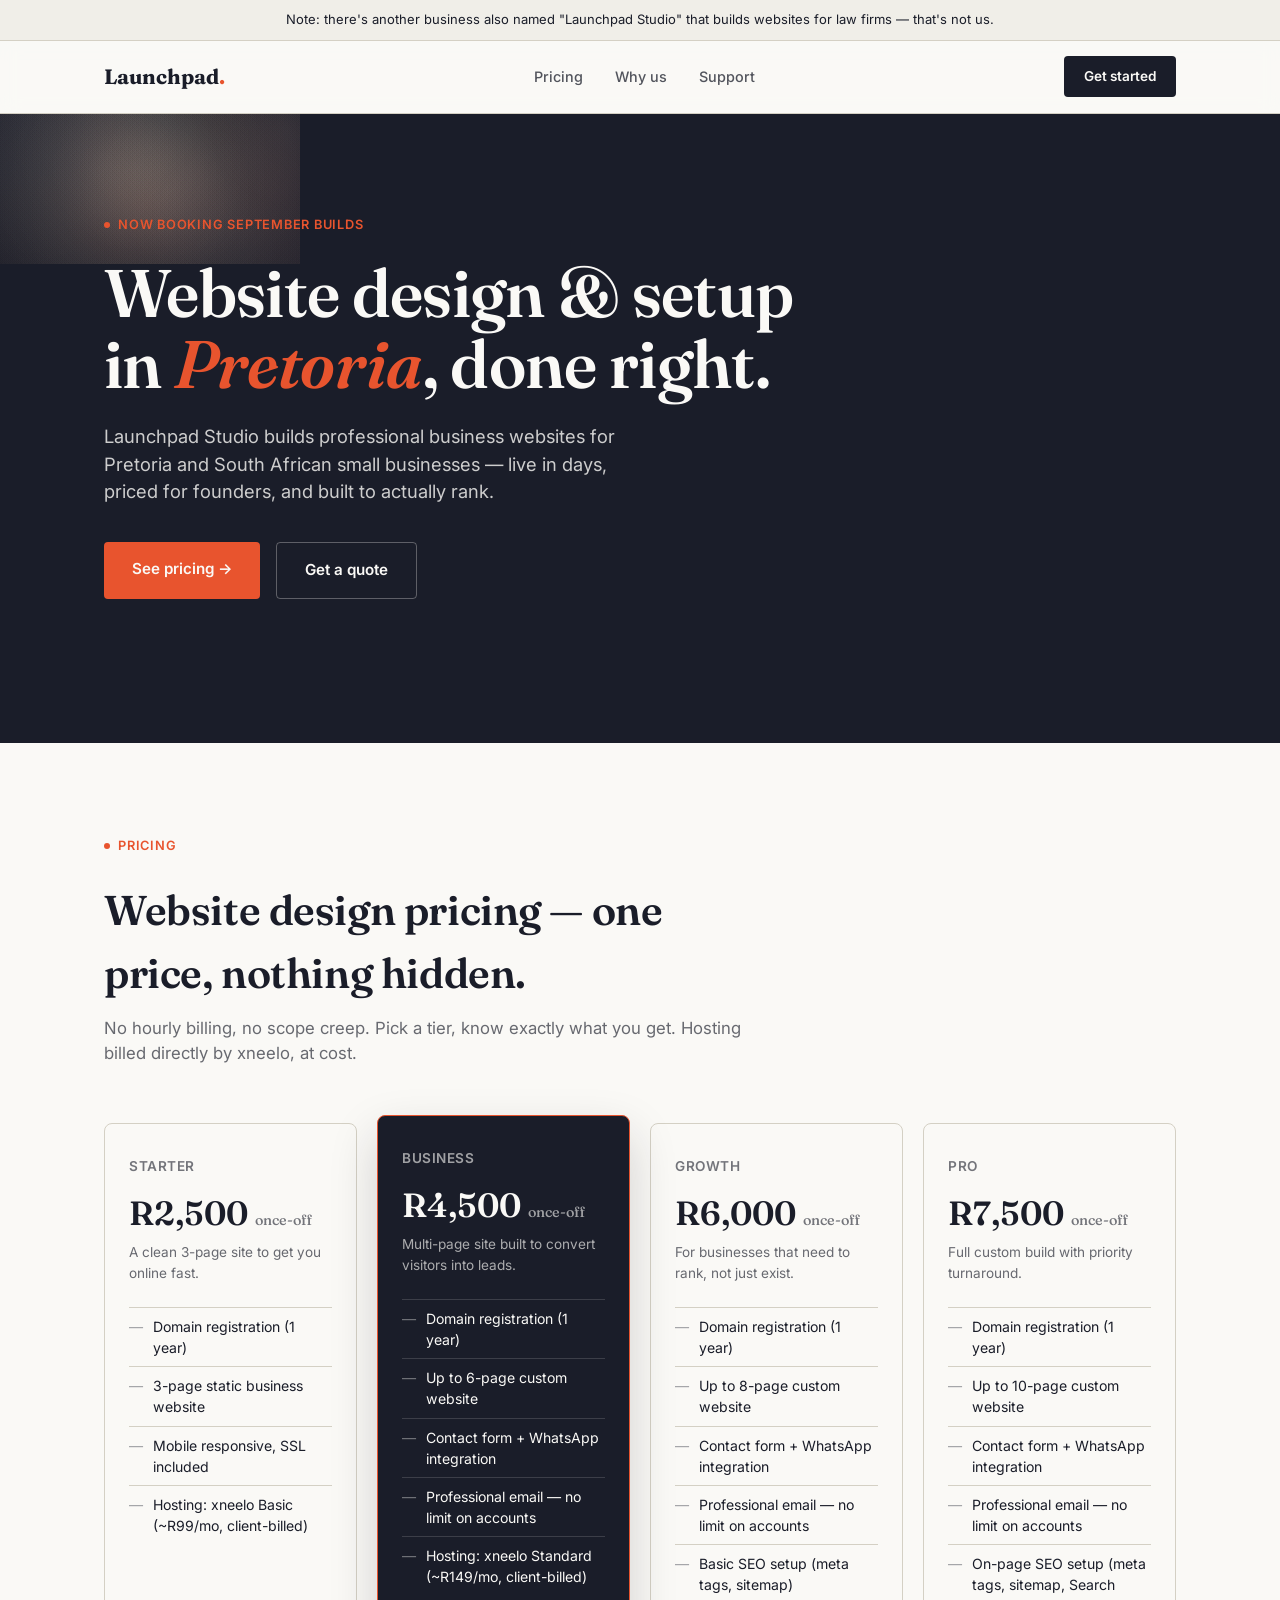
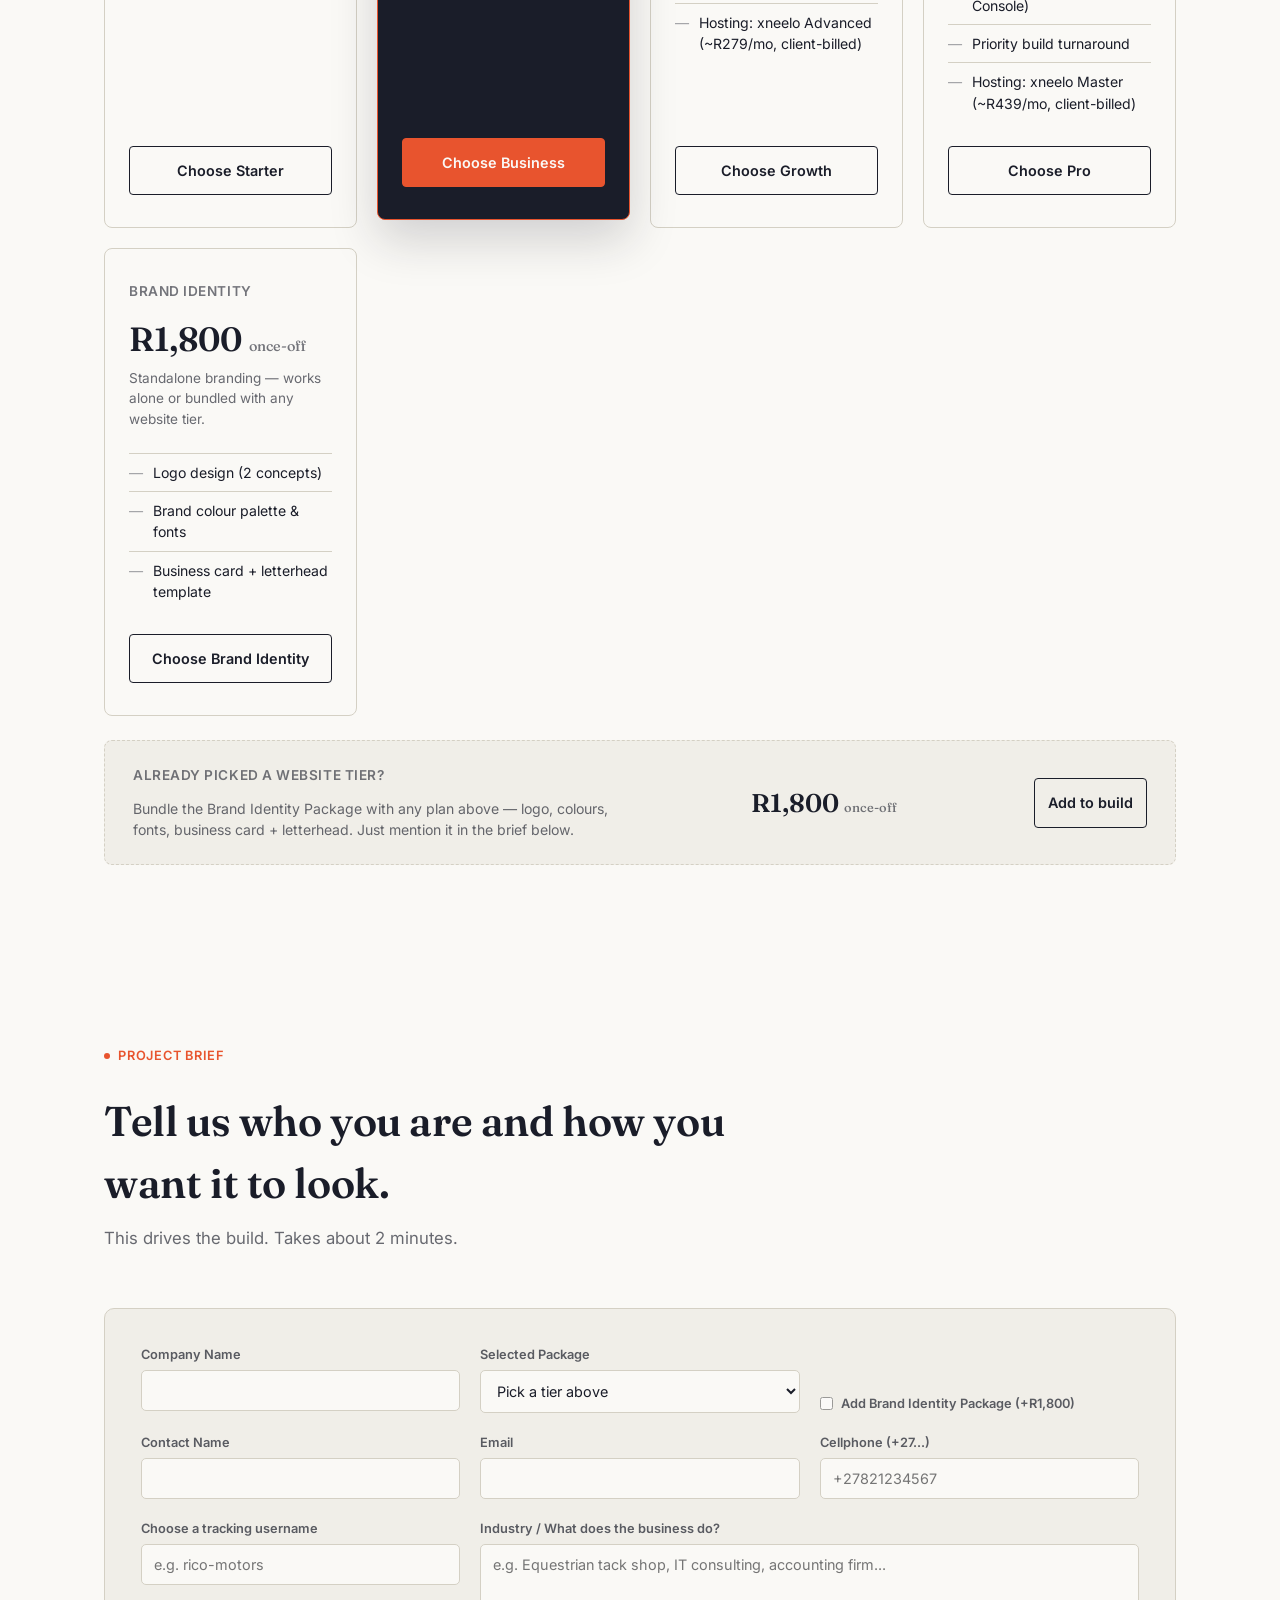
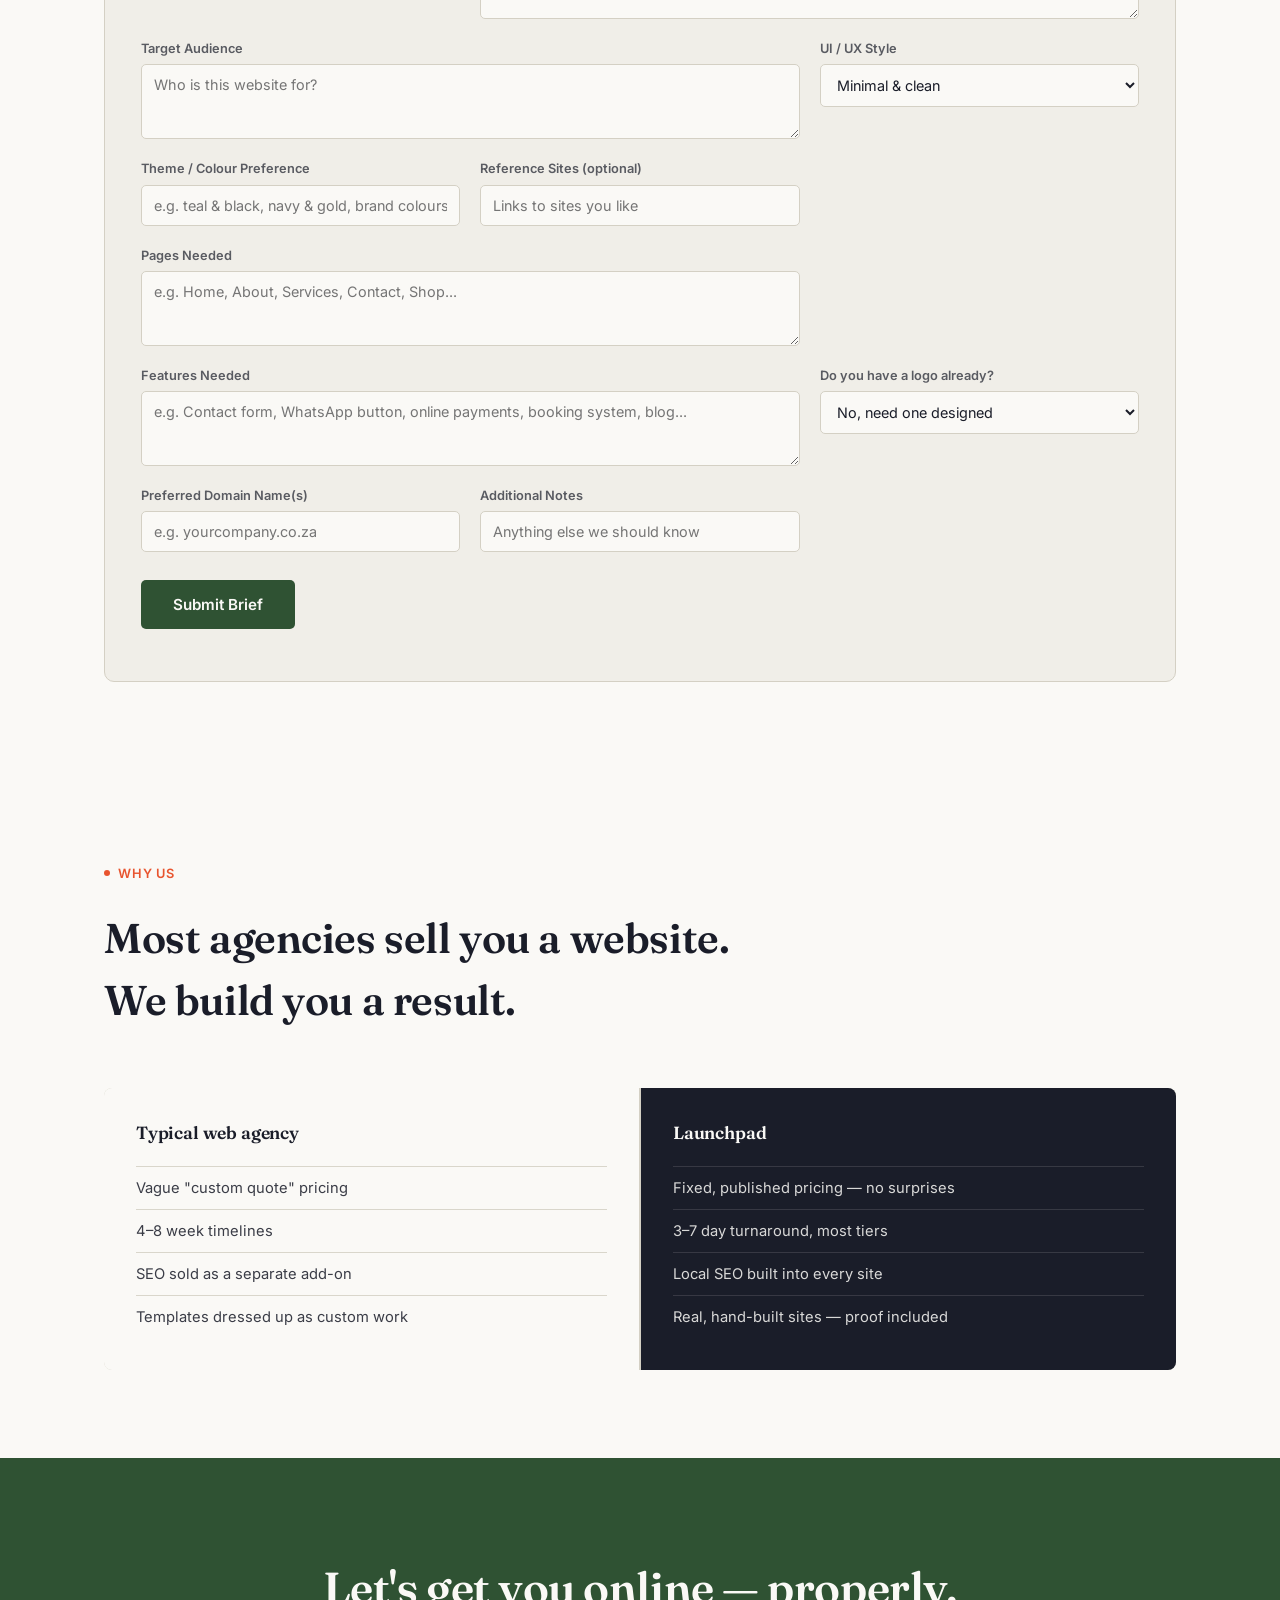
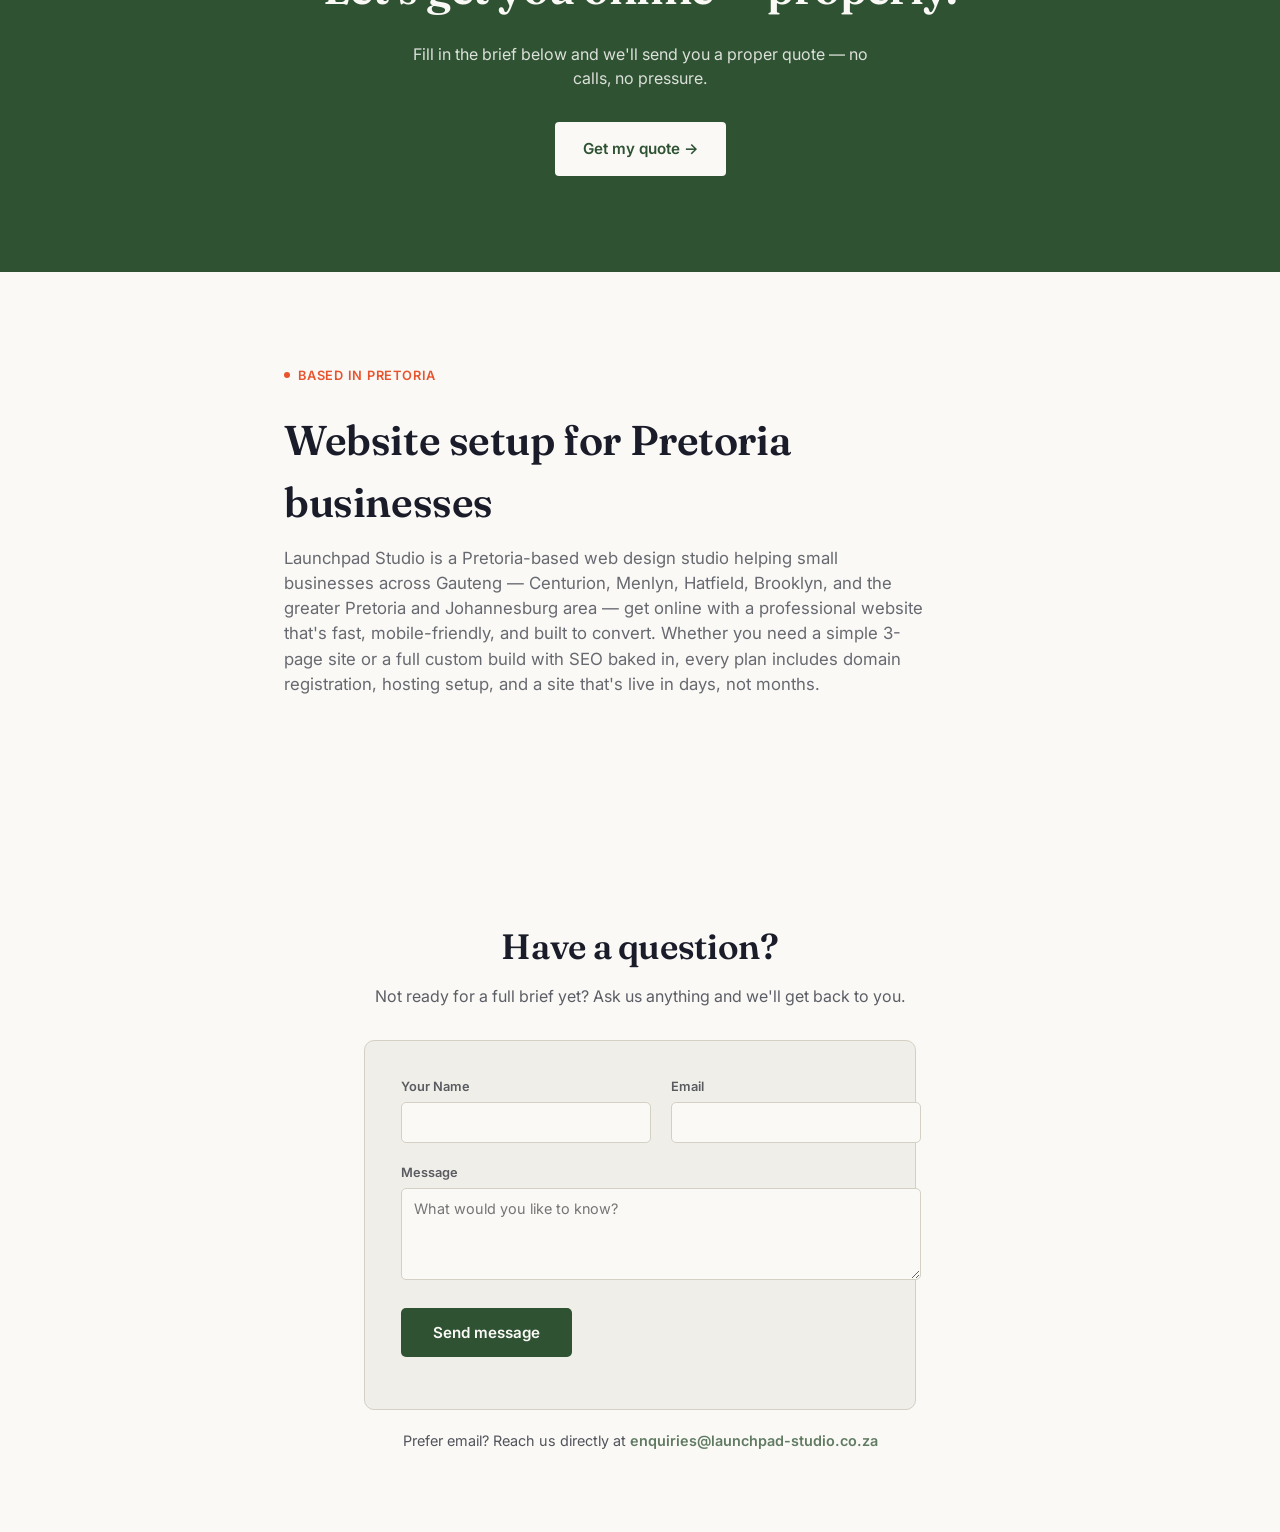
<file: Index.html>
<!DOCTYPE html>
<html lang="en">
<head>
<meta charset="UTF-8">
<meta name="viewport" content="width=device-width, initial-scale=1.0">
<title>Website Design & Setup Pretoria | Launchpad Studio</title>
<meta name="description" content="Launchpad Studio builds professional business websites in Pretoria and across South Africa. Fixed pricing from R2,500, live in days, no hidden fees. Get a quote today.">
<link rel="canonical" href="https://launchpad-studio.co.za/">
<meta property="og:title" content="Website Design & Setup Pretoria | Launchpad Studio">
<meta property="og:description" content="Professional business websites for South African small businesses — built in days, priced for founders, from R2,500.">
<meta property="og:type" content="website">
<meta property="og:url" content="https://launchpad-studio.co.za/">
<meta property="og:locale" content="en_ZA">
<meta name="twitter:card" content="summary_large_image">
<script type="application/ld+json">
{
  "@context": "https://schema.org",
  "@type": "ProfessionalService",
  "name": "Launchpad Studio",
  "description": "Website design and setup for small businesses in Pretoria and across South Africa.",
  "url": "https://launchpad-studio.co.za/",
  "email": "enquiries@launchpad-studio.co.za",
  "telephone": "+27714022203",
  "areaServed": [
    { "@type": "City", "name": "Pretoria" },
    { "@type": "Country", "name": "South Africa" }
  ],
  "address": {
    "@type": "PostalAddress",
    "addressLocality": "Pretoria",
    "addressRegion": "Gauteng",
    "addressCountry": "ZA"
  },
  "priceRange": "R1,800 - R7,500",
  "makesOffer": [
    { "@type": "Offer", "name": "Starter Website", "price": "2500", "priceCurrency": "ZAR" },
    { "@type": "Offer", "name": "Business Website", "price": "4500", "priceCurrency": "ZAR" },
    { "@type": "Offer", "name": "Growth Website", "price": "6000", "priceCurrency": "ZAR" },
    { "@type": "Offer", "name": "Pro Website", "price": "7500", "priceCurrency": "ZAR" }
  ]
}
</script>
<link rel="preconnect" href="https://fonts.googleapis.com">
<link href="https://fonts.googleapis.com/css2?family=Fraunces:opsz,wght@9..144,400;9..144,500;9..144,600;9..144,700&family=Inter:wght@400;500;600;700&display=swap" rel="stylesheet">
<style>
  :root{
    --paper:#FAF9F6;
    --ink:#1A1D29;
    --ember:#E8542E;
    --forest:#2F5233;
    --stone:#D4D0C4;
    --paper-dim:#F0EEE8;
  }
  *{margin:0;padding:0;box-sizing:border-box;}
  html{scroll-behavior:smooth;}
  body{
    background:var(--paper);
    color:var(--ink);
    font-family:'Inter',sans-serif;
    line-height:1.5;
    overflow-x:hidden;
  }
  h1,h2,h3,.display{
    font-family:'Fraunces',serif;
    font-weight:600;
    letter-spacing:-0.01em;
  }
  a{color:inherit;text-decoration:none;}
  .wrap{max-width:1120px;margin:0 auto;padding:0 24px;}

  /* NAV */
  nav{
    position:sticky;top:0;z-index:50;
    background:rgba(250,249,246,0.85);
    backdrop-filter:blur(10px);
    border-bottom:1px solid var(--stone);
  }
  nav .wrap{display:flex;align-items:center;justify-content:space-between;height:72px;}
  .logo{font-family:'Fraunces',serif;font-weight:700;font-size:1.3rem;}
  .logo span{color:var(--ember);}
  .navlinks{display:flex;gap:32px;font-size:0.9rem;font-weight:500;}
  .navlinks a{opacity:0.75;transition:opacity .2s;}
  .navlinks a:hover{opacity:1;}
  .nav-cta{
    background:var(--ink);color:var(--paper);
    padding:10px 20px;border-radius:4px;
    font-size:0.85rem;font-weight:600;
  }
  @media(max-width:720px){.navlinks{display:none;}}

  /* HERO */
  .hero{
    position:relative;
    padding:96px 0 80px;
    background:var(--ink);
    color:var(--paper);
    overflow:hidden;
  }
  .phantom-canvas{
    position:absolute;inset:0;
    z-index:0;
    opacity:0.55;
  }
  .hero-inner{position:relative;z-index:2;}
  .eyebrow{
    display:inline-flex;align-items:center;gap:8px;
    font-size:0.8rem;font-weight:600;letter-spacing:0.06em;text-transform:uppercase;
    color:var(--ember);
    margin-bottom:24px;
  }
  .eyebrow::before{content:'';width:6px;height:6px;background:var(--ember);border-radius:50%;}
  .hero h1{
    font-size:clamp(2.4rem, 5.5vw, 4.2rem);
    line-height:1.05;
    max-width:820px;
    margin-bottom:24px;
  }
  .hero h1 em{font-style:italic;color:var(--ember);}
  .hero p.lead{
    font-size:1.15rem;
    max-width:560px;
    opacity:0.8;
    margin-bottom:36px;
  }
  .hero-ctas{display:flex;gap:16px;flex-wrap:wrap;margin-bottom:64px;}
  .btn-primary{
    background:var(--ember);color:var(--paper);
    padding:16px 28px;border-radius:4px;
    font-weight:600;font-size:0.95rem;
    display:inline-block;
    transition:transform .2s, box-shadow .2s;
  }
  .btn-primary:hover{transform:translateY(-2px);box-shadow:0 8px 24px rgba(232,84,46,0.35);}
  .btn-ghost{
    border:1px solid rgba(250,249,246,0.3);
    padding:16px 28px;border-radius:4px;
    font-weight:600;font-size:0.95rem;
    display:inline-block;
  }

  /* PROOF CARD styles retained for potential future use — search-result mock unused, safe to ignore */
  .search-result{
    border:1px solid var(--stone);
    border-radius:6px;
    padding:14px 16px;
    margin-bottom:8px;
  }
  .search-result.rank1{border-color:var(--forest);background:#F4F8F4;position:relative;}
  .rank-badge{
    position:absolute;top:-9px;left:14px;
    background:var(--forest);color:var(--paper);
    font-size:0.65rem;font-weight:700;
    padding:2px 8px;border-radius:3px;
    letter-spacing:0.03em;
  }
  .sr-url{font-size:0.78rem;color:var(--forest);margin-bottom:2px;}
  .sr-title{font-size:1rem;font-weight:600;color:#1a0dab;margin-bottom:2px;}
  .sr-desc{font-size:0.82rem;opacity:0.7;}
  .proof-footnote{font-size:0.78rem;opacity:0.6;margin-top:12px;}

  /* QUOTE FORM removed - brief form below is the sole lead capture now */
  .form-status{font-size:0.85rem;text-align:center;min-height:1.2em;}
  .form-status.success{color:var(--forest);font-weight:600;}
  .form-status.error{color:var(--ember);font-weight:600;}

  /* SECTION generic */
  section{padding:88px 0;}
  .section-head{max-width:640px;margin-bottom:56px;}
  .section-head .eyebrow{color:var(--ember);}
  .section-head h2{font-size:clamp(1.8rem,3.5vw,2.6rem);}
  .section-head p{opacity:0.65;font-size:1.05rem;margin-top:12px;}

  /* PRICING */
  .pricing-grid{
    display:grid;grid-template-columns:repeat(auto-fit, minmax(220px, 1fr));gap:20px;
  }
  @media(max-width:900px){.pricing-grid{grid-template-columns:1fr 1fr;}}
  @media(max-width:560px){.pricing-grid{grid-template-columns:1fr;}}
  .plan{
    border:1px solid var(--stone);
    border-radius:8px;
    padding:32px 24px;
    background:var(--paper);
    display:flex;flex-direction:column;
  }
  .plan.featured{
    border-color:var(--ember);
    background:var(--ink);
    color:var(--paper);
    transform:translateY(-8px);
    box-shadow:0 20px 48px rgba(26,29,41,0.18);
  }
  .plan-name{font-size:0.85rem;font-weight:600;text-transform:uppercase;letter-spacing:0.04em;opacity:0.6;margin-bottom:12px;}
  .plan-price{font-family:'Fraunces',serif;font-size:2.1rem;font-weight:600;margin-bottom:4px;}
  .plan-price span{font-size:0.9rem;font-weight:500;opacity:0.6;}
  .plan-desc{font-size:0.85rem;opacity:0.65;margin-bottom:24px;}
  .plan-features{list-style:none;font-size:0.88rem;flex-grow:1;margin-bottom:24px;}
  .plan-features li{padding:8px 0;border-top:1px solid var(--stone);display:flex;gap:10px;}
  .plan.featured .plan-features li{border-top-color:rgba(250,249,246,0.15);}
  .plan-features li::before{content:'—';opacity:0.4;flex-shrink:0;}
  .plan-cta{
    text-align:center;padding:13px;border-radius:4px;
    font-weight:600;font-size:0.9rem;
    border:1px solid var(--ink);
  }
  .plan.featured .plan-cta{background:var(--ember);border-color:var(--ember);}
  .plan:not(.featured) .plan-cta:hover{background:var(--ink);color:var(--paper);}

  /* ADD-ON CARD */
  .addon-card{
    margin-top:24px;
    border:1px dashed var(--stone);
    border-radius:8px;
    padding:24px 28px;
    display:flex;align-items:center;justify-content:space-between;
    gap:24px;flex-wrap:wrap;
    background:var(--paper-dim);
  }
  .addon-desc{font-size:0.88rem;opacity:0.65;margin-top:6px;max-width:480px;}
  .addon-price{font-family:'Fraunces',serif;font-size:1.6rem;font-weight:600;}
  .addon-price span{font-size:0.8rem;font-weight:500;opacity:0.6;}
  .addon-cta{white-space:nowrap;}

  /* BRIEF FORM */
  .brief-form{
    border:1px solid var(--stone);
    border-radius:10px;
    padding:36px;
    background:var(--paper-dim);
  }
  .brief-grid{
    display:grid;
    grid-template-columns:1fr 1fr 1fr;
    gap:20px;
  }
  @media(max-width:900px){.brief-grid{grid-template-columns:1fr 1fr;}}
  @media(max-width:600px){.brief-grid{grid-template-columns:1fr;}}
  .field{display:flex;flex-direction:column;gap:6px;}
  .field.span2{grid-column:span 2;}
  @media(max-width:600px){.field.span2{grid-column:span 1;}}
  .field label{font-size:0.8rem;font-weight:600;opacity:0.7;}
  .field input,.field select,.field textarea{
    border:1px solid var(--stone);
    border-radius:5px;
    padding:11px 12px;
    font-family:'Inter',sans-serif;
    font-size:0.9rem;
    color:var(--ink);
    background:var(--paper);
  }
  .field input:focus,.field select:focus,.field textarea:focus{
    outline:2px solid var(--ember);
    outline-offset:1px;
  }
  .field textarea{resize:vertical;}
  .submit-brief{
    margin-top:28px;
    background:var(--forest);color:var(--paper);
    border:none;border-radius:5px;
    padding:15px 32px;
    font-family:'Inter',sans-serif;
    font-weight:600;font-size:0.95rem;
    cursor:pointer;
    transition:transform .2s;
  }
  .submit-brief:hover{transform:translateY(-1px);}
  .submit-brief:disabled{opacity:0.6;cursor:not-allowed;transform:none;}

  #support{padding:80px 0;}
  #support .wrap{max-width:600px;}
  #support h2{font-size:clamp(1.6rem,3.5vw,2.2rem);margin-bottom:10px;text-align:center;}
  #support .support-sub{opacity:0.7;text-align:center;margin-bottom:32px;}
  .direct-email{
    display:block;text-align:center;margin-top:20px;font-size:0.9rem;opacity:0.75;
  }
  .direct-email a{color:var(--forest);font-weight:600;}

  /* WHY US comparison */
  .compare{
    display:grid;grid-template-columns:1fr 1fr;gap:2px;
    background:var(--stone);
    border-radius:8px;overflow:hidden;
  }
  @media(max-width:720px){.compare{grid-template-columns:1fr;}}
  .compare-col{background:var(--paper);padding:32px;}
  .compare-col.us{background:var(--ink);color:var(--paper);}
  .compare-col h3{font-size:1.1rem;margin-bottom:20px;}
  .compare-col ul{list-style:none;font-size:0.92rem;}
  .compare-col li{padding:10px 0;border-top:1px solid var(--stone);opacity:0.85;}
  .compare-col.us li{border-top-color:rgba(250,249,246,0.15);}

  /* FOOTER CTA */
  .final-cta{
    background:var(--forest);color:var(--paper);
    text-align:center;padding:96px 24px;
  }
  .final-cta h2{font-size:clamp(1.8rem,4vw,2.8rem);margin-bottom:20px;}
  .final-cta p{opacity:0.85;max-width:480px;margin:0 auto 32px;}
  .final-cta .btn-primary{background:var(--paper);color:var(--forest);}

</style>
</head>
<body>
<div style="background-color: #F0EEE8; color: #1A1D29; text-align: center; padding: 10px 16px; font-size: 13px; border-bottom: 1px solid #D4D0C4;">
        Note: there's another business also named "Launchpad Studio" that builds websites for law firms — that's not us.
    </div>
<nav>
  <div class="wrap">
    <div class="logo">Launchpad<span>.</span></div>
    <div class="navlinks">
      <a href="#pricing">Pricing</a>
      <a href="#compare">Why us</a>
      <a href="#support">Support</a>
    </div>
    <a href="#pricing" class="nav-cta">Get started</a>
  </div>
</nav>

<section class="hero">
  <canvas class="phantom-canvas" id="phantom"></canvas>
  <div class="wrap hero-inner">
    <div class="eyebrow">Now booking September builds</div>
    <h1>Website design & setup<br>in <em>Pretoria</em>, done right.</h1>
    <p class="lead">Launchpad Studio builds professional business websites for Pretoria and South African small businesses — live in days, priced for founders, and built to actually rank.</p>
    <div class="hero-ctas">
      <a href="#pricing" class="btn-primary">See pricing →</a>
      <a href="#brief" class="btn-ghost">Get a quote</a>
    </div>
  </div>
</section>

<section id="pricing">
  <div class="wrap">
    <div class="section-head">
      <div class="eyebrow">Pricing</div>
      <h2>Website design pricing — one price, nothing hidden.</h2>
      <p>No hourly billing, no scope creep. Pick a tier, know exactly what you get. Hosting billed directly by xneelo, at cost.</p>
    </div>
    <div class="pricing-grid">
      <div class="plan">
        <div class="plan-name">Starter</div>
        <div class="plan-price">R2,500 <span>once-off</span></div>
        <div class="plan-desc">A clean 3-page site to get you online fast.</div>
        <ul class="plan-features">
          <li>Domain registration (1 year)</li>
          <li>3-page static business website</li>
          <li>Mobile responsive, SSL included</li>
          <li>Hosting: xneelo Basic (~R99/mo, client-billed)</li>
        </ul>
        <a href="#" class="plan-cta">Choose Starter</a>
      </div>
      <div class="plan featured">
        <div class="plan-name">Business</div>
        <div class="plan-price">R4,500 <span>once-off</span></div>
        <div class="plan-desc">Multi-page site built to convert visitors into leads.</div>
        <ul class="plan-features">
          <li>Domain registration (1 year)</li>
          <li>Up to 6-page custom website</li>
          <li>Contact form + WhatsApp integration</li>
          <li>Professional email — no limit on accounts</li>
          <li>Hosting: xneelo Standard (~R149/mo, client-billed)</li>
        </ul>
        <a href="#" class="plan-cta">Choose Business</a>
      </div>
      <div class="plan">
        <div class="plan-name">Growth</div>
        <div class="plan-price">R6,000 <span>once-off</span></div>
        <div class="plan-desc">For businesses that need to rank, not just exist.</div>
        <ul class="plan-features">
          <li>Domain registration (1 year)</li>
          <li>Up to 8-page custom website</li>
          <li>Contact form + WhatsApp integration</li>
          <li>Professional email — no limit on accounts</li>
          <li>Basic SEO setup (meta tags, sitemap)</li>
          <li>Hosting: xneelo Advanced (~R279/mo, client-billed)</li>
        </ul>
        <a href="#" class="plan-cta">Choose Growth</a>
      </div>
      <div class="plan">
        <div class="plan-name">Pro</div>
        <div class="plan-price">R7,500 <span>once-off</span></div>
        <div class="plan-desc">Full custom build with priority turnaround.</div>
        <ul class="plan-features">
          <li>Domain registration (1 year)</li>
          <li>Up to 10-page custom website</li>
          <li>Contact form + WhatsApp integration</li>
          <li>Professional email — no limit on accounts</li>
          <li>On-page SEO setup (meta tags, sitemap, Search Console)</li>
          <li>Priority build turnaround</li>
          <li>Hosting: xneelo Master (~R439/mo, client-billed)</li>
        </ul>
        <a href="#" class="plan-cta">Choose Pro</a>
      </div>
      <div class="plan">
        <div class="plan-name">Brand Identity</div>
        <div class="plan-price">R1,800 <span>once-off</span></div>
        <div class="plan-desc">Standalone branding — works alone or bundled with any website tier.</div>
        <ul class="plan-features">
          <li>Logo design (2 concepts)</li>
          <li>Brand colour palette & fonts</li>
          <li>Business card + letterhead template</li>
        </ul>
        <a href="#brief" class="plan-cta">Choose Brand Identity</a>
      </div>
    </div>

    <div class="addon-card">
      <div class="addon-info">
        <div class="plan-name">Already picked a website tier?</div>
        <div class="addon-desc">Bundle the Brand Identity Package with any plan above — logo, colours, fonts, business card + letterhead. Just mention it in the brief below.</div>
      </div>
      <div class="addon-price">R1,800 <span>once-off</span></div>
      <a href="#brief" class="plan-cta addon-cta">Add to build</a>
    </div>
  </div>
</section>

<section id="brief">
  <div class="wrap">
    <div class="section-head">
      <div class="eyebrow">Project brief</div>
      <h2>Tell us who you are and how you want it to look.</h2>
      <p>This drives the build. Takes about 2 minutes.</p>
    </div>

    <form id="briefForm" action="https://api.web3forms.com/submit" method="POST" class="brief-form">
      <input type="hidden" name="access_key" value="291deba8-6d08-465d-bf6a-48536407ecf9">
      <input type="hidden" name="subject" value="New Launchpad project brief">
      <input type="text" name="_hp" style="display:none" tabindex="-1" autocomplete="off">

      <div class="brief-grid">
        <div class="field">
          <label>Company Name</label>
          <input type="text" name="company_name" required>
        </div>
        <div class="field">
          <label>Selected Package</label>
          <select name="package">
            <option value="">Pick a tier above</option>
            <option value="Starter">Starter — R2,500</option>
            <option value="Business">Business — R4,500</option>
            <option value="Growth">Growth — R6,000</option>
            <option value="Pro">Pro — R7,500</option>
            <option value="Brand Identity">Brand Identity — R1,800</option>
          </select>
        </div>
        <div class="field" style="justify-content:flex-end">
          <label style="display:flex; align-items:center; gap:8px; font-weight:600; opacity:0.7">
            <input type="checkbox" name="add_brand_identity" value="Yes" style="width:auto">
            Add Brand Identity Package (+R1,800)
          </label>
        </div>

        <div class="field">
          <label>Contact Name</label>
          <input type="text" name="contact_name" required>
        </div>
        <div class="field">
          <label>Email</label>
          <input type="email" name="email" required>
        </div>
        <div class="field">
          <label>Cellphone (+27...)</label>
          <input type="tel" name="phone" placeholder="+27821234567">
        </div>
        <div class="field">
          <label>Choose a tracking username</label>
          <input type="text" name="tracking_username" placeholder="e.g. rico-motors" minlength="3" required>
        </div>

        <div class="field span2">
          <label>Industry / What does the business do?</label>
          <textarea name="industry" rows="3" placeholder="e.g. Equestrian tack shop, IT consulting, accounting firm..."></textarea>
        </div>
        <div class="field span2">
          <label>Target Audience</label>
          <textarea name="target_audience" rows="3" placeholder="Who is this website for?"></textarea>
        </div>

        <div class="field">
          <label>UI / UX Style</label>
          <select name="ui_style">
            <option value="Minimal & clean">Minimal &amp; clean</option>
            <option value="Bold & modern">Bold &amp; modern</option>
            <option value="Corporate / professional">Corporate / professional</option>
            <option value="Playful / friendly">Playful / friendly</option>
            <option value="Dark / techy (Cipher-style)">Dark / techy (Cipher-style)</option>
            <option value="Luxury / premium">Luxury / premium</option>
            <option value="Other">Other (describe below)</option>
          </select>
        </div>
        <div class="field">
          <label>Theme / Colour Preference</label>
          <input type="text" name="theme_colour" placeholder="e.g. teal & black, navy & gold, brand colours">
        </div>
        <div class="field">
          <label>Reference Sites (optional)</label>
          <input type="text" name="reference_sites" placeholder="Links to sites you like">
        </div>

        <div class="field span2">
          <label>Pages Needed</label>
          <textarea name="pages_needed" rows="3" placeholder="e.g. Home, About, Services, Contact, Shop..."></textarea>
        </div>
        <div class="field span2">
          <label>Features Needed</label>
          <textarea name="features_needed" rows="3" placeholder="e.g. Contact form, WhatsApp button, online payments, booking system, blog..."></textarea>
        </div>

        <div class="field">
          <label>Do you have a logo already?</label>
          <select name="has_logo">
            <option value="No, need one designed">No, need one designed</option>
            <option value="Yes, have final logo">Yes, have final logo</option>
            <option value="Have a rough idea">Have a rough idea</option>
          </select>
        </div>
        <div class="field">
          <label>Preferred Domain Name(s)</label>
          <input type="text" name="domain_preference" placeholder="e.g. yourcompany.co.za">
        </div>
        <div class="field">
          <label>Additional Notes</label>
          <input type="text" name="additional_notes" placeholder="Anything else we should know">
        </div>
      </div>

      <button type="submit" class="submit-brief">Submit Brief</button>
      <div class="form-status" id="briefStatus"></div>
    </form>
  </div>
</section>

<section id="compare">
  <div class="wrap">
    <div class="section-head">
      <div class="eyebrow">Why us</div>
      <h2>Most agencies sell you a website.<br>We build you a result.</h2>
    </div>
    <div class="compare">
      <div class="compare-col">
        <h3>Typical web agency</h3>
        <ul>
          <li>Vague "custom quote" pricing</li>
          <li>4–8 week timelines</li>
          <li>SEO sold as a separate add-on</li>
          <li>Templates dressed up as custom work</li>
        </ul>
      </div>
      <div class="compare-col us">
        <h3>Launchpad</h3>
        <ul>
          <li>Fixed, published pricing — no surprises</li>
          <li>3–7 day turnaround, most tiers</li>
          <li>Local SEO built into every site</li>
          <li>Real, hand-built sites — proof included</li>
        </ul>
      </div>
    </div>
  </div>
</section>

<div class="final-cta">
  <div class="wrap">
    <h2>Let's get you online — properly.</h2>
    <p>Fill in the brief below and we'll send you a proper quote — no calls, no pressure.</p>
    <a href="#brief" class="btn-primary">Get my quote →</a>
  </div>
</div>

<section id="local">
  <div class="wrap" style="max-width:760px;">
    <div class="section-head">
      <div class="eyebrow">Based in Pretoria</div>
      <h2>Website setup for Pretoria businesses</h2>
      <p>Launchpad Studio is a Pretoria-based web design studio helping small businesses across Gauteng — Centurion, Menlyn, Hatfield, Brooklyn, and the greater Pretoria and Johannesburg area — get online with a professional website that's fast, mobile-friendly, and built to convert. Whether you need a simple 3-page site or a full custom build with SEO baked in, every plan includes domain registration, hosting setup, and a site that's live in days, not months.</p>
    </div>
  </div>
</section>
            <section id="support">
  <div class="wrap">
    <h2>Have a question?</h2>
    <p class="support-sub">Not ready for a full brief yet? Ask us anything and we'll get back to you.</p>

    <form id="supportForm" action="https://api.web3forms.com/submit" method="POST" class="brief-form">
      <input type="hidden" name="access_key" value="291deba8-6d08-465d-bf6a-48536407ecf9">
      <input type="hidden" name="subject" value="New Launchpad enquiry">
      <input type="text" name="_hp" style="display:none" tabindex="-1" autocomplete="off">

      <div class="brief-grid">
        <div class="field">
          <label>Your Name</label>
          <input type="text" name="name" required>
        </div>
        <div class="field">
          <label>Email</label>
          <input type="email" name="email" required>
        </div>
        <div class="field span2">
          <label>Message</label>
          <textarea name="message" rows="4" required placeholder="What would you like to know?"></textarea>
        </div>
      </div>

      <button type="submit" class="submit-brief">Send message</button>
      <div class="form-status" id="supportStatus"></div>
    </form>

    <div class="direct-email">
      Prefer email? Reach us directly at <a href="mailto:enquiries@launchpad-studio.co.za">enquiries@launchpad-studio.co.za</a>
    </div>
  </div>
</section>

<script>
const LAUNCHPAD_INGEST_URL = "https://admin.launchpad-studio.co.za/api/ingest-brief";

// Web3Forms project brief submission
const briefForm = document.getElementById('briefForm');
const briefStatus = document.getElementById('briefStatus');
if(briefForm){
  briefForm.addEventListener('submit', async function(e){
    e.preventDefault();
    const btn = briefForm.querySelector('.submit-brief');
    const originalText = btn.textContent;
    btn.disabled = true;
    btn.textContent = 'Sending...';
    briefStatus.textContent = '';
    briefStatus.className = 'form-status';

    const fd = new FormData(briefForm);
    if (fd.get('_hp')) {
      briefStatus.textContent = "Brief received! We'll be in touch shortly.";
      briefStatus.classList.add('success');
      briefForm.reset();
      btn.disabled = false;
      btn.textContent = originalText;
      return;
    }

    try{
      const res = await fetch('https://api.web3forms.com/submit', {
        method: 'POST',
        headers: { 'Accept': 'application/json' },
        body: fd
      });
      const result = await res.json();
      if(result.success){
        const plain = {};
        fd.forEach((v, k) => { plain[k] = v; });
        const trackingUsername = plain.tracking_username || '';

        briefStatus.textContent = trackingUsername
          ? `Brief received! Track your order anytime at https://track.launchpad-studio.co.za using username "${trackingUsername}" + your email.`
          : "Brief received! We'll be in touch shortly.";
        briefStatus.classList.add('success');

        // Push straight into the Launchpad admin panel - this IS the order
        // (EFT-based, no payment gateway in the loop).
        try {
          await fetch(LAUNCHPAD_INGEST_URL, {
            method: 'POST',
            headers: { 'Content-Type': 'application/json' },
            body: JSON.stringify({
              company_name: plain.company_name || '',
              contact_name: plain.contact_name || '',
              contact_email: plain.email || '',
              contact_phone: plain.phone || '',
              selected_package: plain.package || '',
              tracking_username: trackingUsername,
              ...plain,
            }),
          });
        } catch (panelErr) {
          console.error('Failed to push brief to Launchpad panel:', panelErr);
        }

        briefForm.reset();
      } else {
        briefStatus.textContent = 'Something went wrong. Please try again.';
        briefStatus.classList.add('error');
      }
    } catch(err){
      briefStatus.textContent = 'Network error. Please try again.';
      briefStatus.classList.add('error');
    } finally {
      btn.disabled = false;
      btn.textContent = originalText;
    }
  });
}

// Web3Forms support request submission
const supportForm = document.getElementById('supportForm');
const supportStatus = document.getElementById('supportStatus');
if(supportForm){
  supportForm.addEventListener('submit', async function(e){
    e.preventDefault();
    const btn = supportForm.querySelector('.submit-brief');
    const originalText = btn.textContent;
    btn.disabled = true;
    btn.textContent = 'Sending...';
    supportStatus.textContent = '';
    supportStatus.className = 'form-status';

    const fd = new FormData(supportForm);
    if (fd.get('_hp')) {
      supportStatus.textContent = "Message sent! We'll get back to you shortly.";
      supportStatus.classList.add('success');
      supportForm.reset();
      btn.disabled = false;
      btn.textContent = originalText;
      return;
    }

    try{
      const res = await fetch('https://api.web3forms.com/submit', {
        method: 'POST',
        headers: { 'Accept': 'application/json' },
        body: fd
      });
      const result = await res.json();
      if(result.success){
        supportStatus.textContent = "Message sent! We'll get back to you shortly.";
        supportStatus.classList.add('success');
        supportForm.reset();
      } else {
        supportStatus.textContent = 'Something went wrong. Please try again.';
        supportStatus.classList.add('error');
      }
    } catch(err){
      supportStatus.textContent = 'Network error. Please try again.';
      supportStatus.classList.add('error');
    } finally {
      btn.disabled = false;
      btn.textContent = originalText;
    }
  });
}

// Phantom smoke effect — ember/navy tone variant
const canvas = document.getElementById('phantom');
const ctx = canvas.getContext('2d');
let w, h;

function resize(){
  w = canvas.width = canvas.offsetWidth;
  h = canvas.height = canvas.offsetHeight;
}
window.addEventListener('resize', resize);
resize();

const particles = [];
const COUNT = 45;
const colors = [
  'rgba(232,84,46,ALPHA)',   // ember
  'rgba(47,82,51,ALPHA)',    // forest
  'rgba(250,249,246,ALPHA)'  // pale
];

function makeParticle(){
  return {
    x: Math.random()*w,
    y: h + 50 + Math.random()*200,
    r: 60 + Math.random()*160,
    speed: 0.15 + Math.random()*0.35,
    drift: (Math.random()-0.5)*0.3,
    alpha: 0.02 + Math.random()*0.05,
    color: colors[Math.floor(Math.random()*colors.length)],
    life: 0,
    maxLife: 400 + Math.random()*400
  };
}
for(let i=0;i<COUNT;i++){
  const p = makeParticle();
  p.y = Math.random()*h;
  p.life = Math.random()*p.maxLife;
  particles.push(p);
}

let reduceMotion = window.matchMedia('(prefers-reduced-motion: reduce)').matches;

function draw(){
  ctx.clearRect(0,0,w,h);
  ctx.globalCompositeOperation = 'lighter';
  for(const p of particles){
    if(!reduceMotion){
      p.y -= p.speed;
      p.x += p.drift;
      p.life++;
      if(p.y < -p.r || p.life > p.maxLife){
        Object.assign(p, makeParticle());
      }
    }
    const fadeIn = Math.min(p.life/60, 1);
    const fadeOut = Math.min((p.maxLife - p.life)/80, 1);
    const a = p.alpha * Math.max(0, Math.min(fadeIn, fadeOut));
    const grad = ctx.createRadialGradient(p.x,p.y,0,p.x,p.y,p.r);
    grad.addColorStop(0, p.color.replace('ALPHA', a));
    grad.addColorStop(1, p.color.replace('ALPHA', 0));
    ctx.fillStyle = grad;
    ctx.beginPath();
    ctx.arc(p.x,p.y,p.r,0,Math.PI*2);
    ctx.fill();
  }
  ctx.globalCompositeOperation = 'source-over';
  requestAnimationFrame(draw);
}
draw();

// ── Intro smoke burst — plays once on every load/reload ──
(function(){
  const overlay = document.createElement('canvas');
  overlay.id = 'intro-smoke';
  overlay.style.cssText = 'position:fixed;inset:0;width:100vw;height:100vh;z-index:9999;pointer-events:none;background:#0b0b0d;';
  document.body.appendChild(overlay);

  const ictx = overlay.getContext('2d');
  let iw, ih;
  function iresize(){
    iw = overlay.width = window.innerWidth;
    ih = overlay.height = window.innerHeight;
  }
  window.addEventListener('resize', iresize);
  iresize();

  const introReduceMotion = window.matchMedia('(prefers-reduced-motion: reduce)').matches;

  if (introReduceMotion) {
    overlay.remove();
  } else {
    const puffs = [];
    const PUFF_COUNT = 26;
    const iColors = [
      'rgba(232,84,46,ALPHA)',
      'rgba(250,249,246,ALPHA)',
      'rgba(120,120,130,ALPHA)'
    ];

    for (let i = 0; i < PUFF_COUNT; i++) {
      puffs.push({
        x: iw * 0.5 + (Math.random()-0.5) * iw * 0.6,
        y: ih * 0.6 + (Math.random()-0.5) * ih * 0.3,
        r: 40 + Math.random()*220,
        vx: (Math.random()-0.5) * 1.4,
        vy: -0.4 - Math.random()*1.2,
        alpha: 0.10 + Math.random()*0.18,
        color: iColors[Math.floor(Math.random()*iColors.length)],
        delay: Math.random()*300
      });
    }

    const start = performance.now();
    const DURATION = 2400;
    const FADE_START = 1500;

    function introDraw(now){
      const elapsed = now - start;
      const overallFade = elapsed < FADE_START ? 1 : Math.max(0, 1 - (elapsed - FADE_START) / (DURATION - FADE_START));

      ictx.clearRect(0,0,iw,ih);
      ictx.globalCompositeOperation = 'lighter';

      for (const p of puffs) {
        const t = Math.max(0, elapsed - p.delay);
        if (t <= 0) continue;
        p.x += p.vx;
        p.y += p.vy;
        p.r += 0.35;
        const fadeIn = Math.min(t/400, 1);
        const a = p.alpha * fadeIn * overallFade;
        const grad = ictx.createRadialGradient(p.x,p.y,0,p.x,p.y,p.r);
        grad.addColorStop(0, p.color.replace('ALPHA', a));
        grad.addColorStop(1, p.color.replace('ALPHA', 0));
        ictx.fillStyle = grad;
        ictx.beginPath();
        ictx.arc(p.x,p.y,p.r,0,Math.PI*2);
        ictx.fill();
      }
      ictx.globalCompositeOperation = 'source-over';

      if (elapsed < DURATION) {
        requestAnimationFrame(introDraw);
      } else {
        overlay.remove();
      }
    }
    requestAnimationFrame(introDraw);
  }
})();

</script>
</body>
</html>
</file>
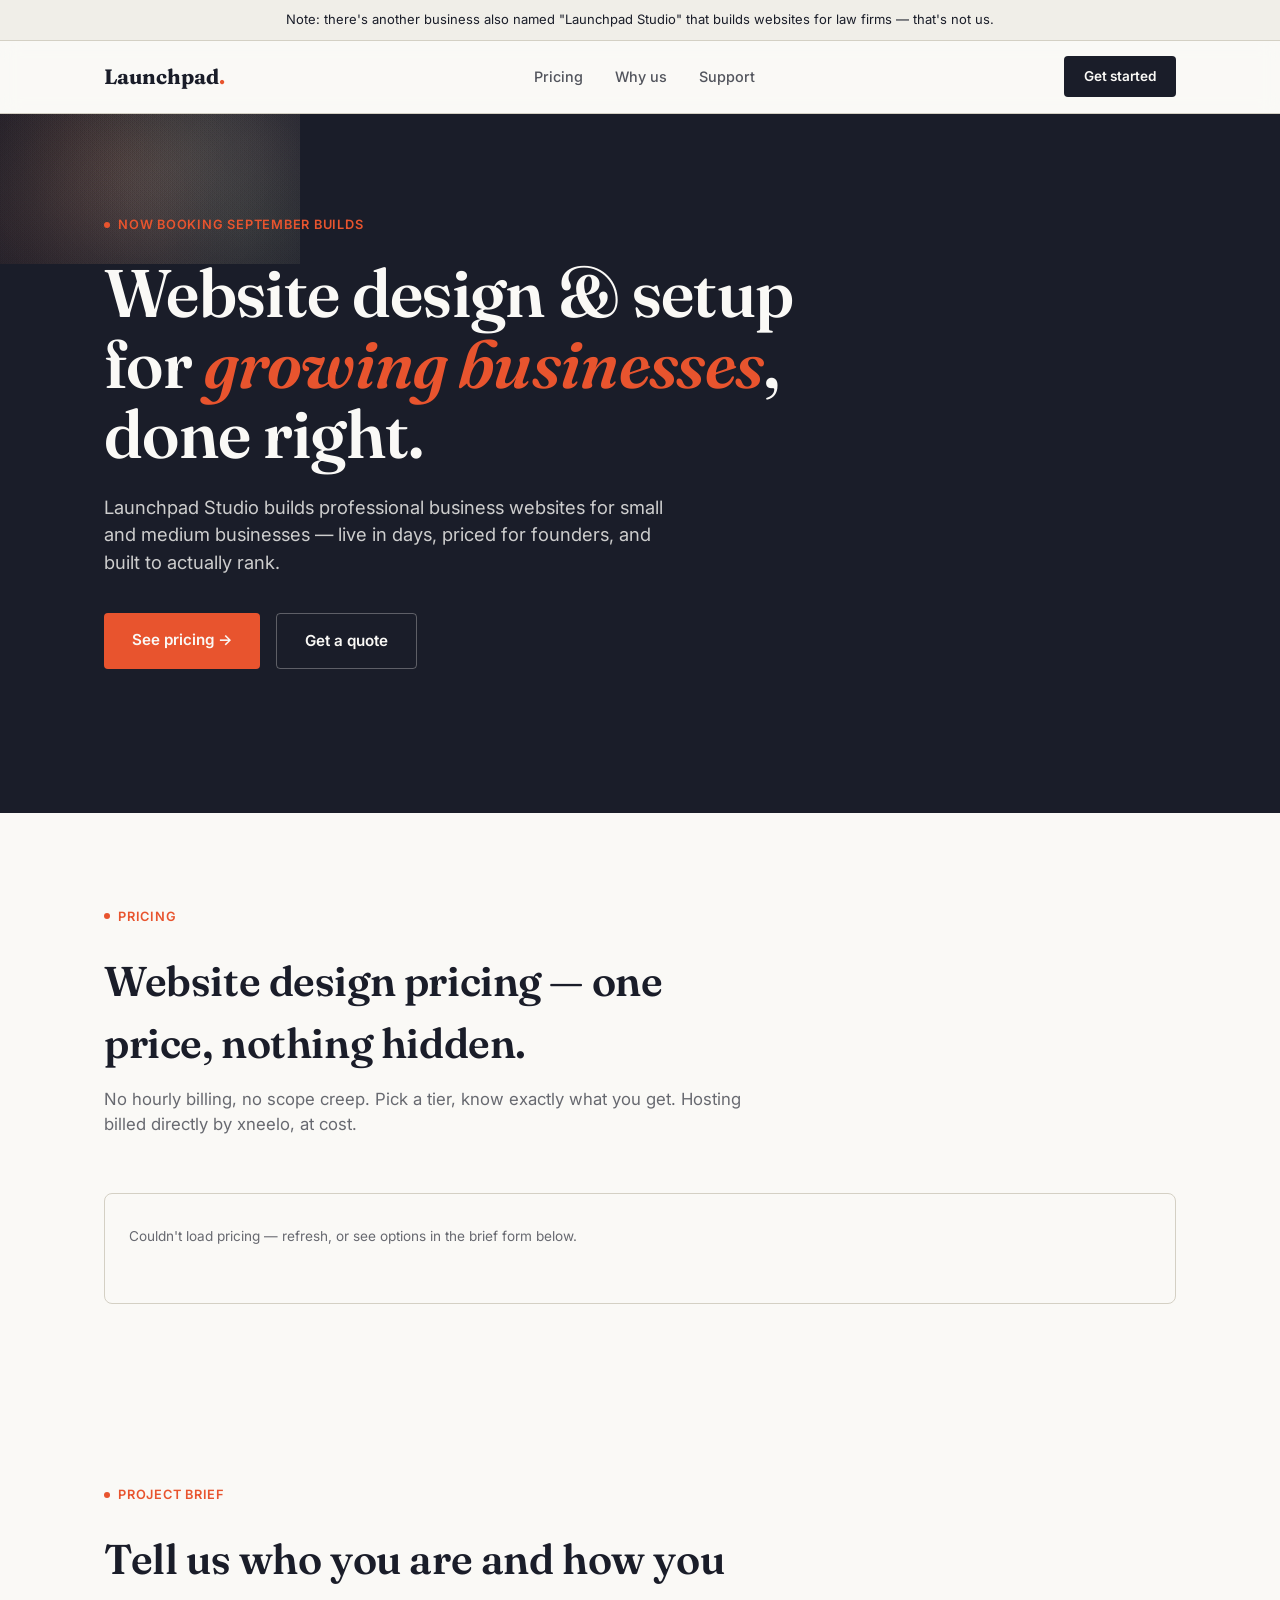
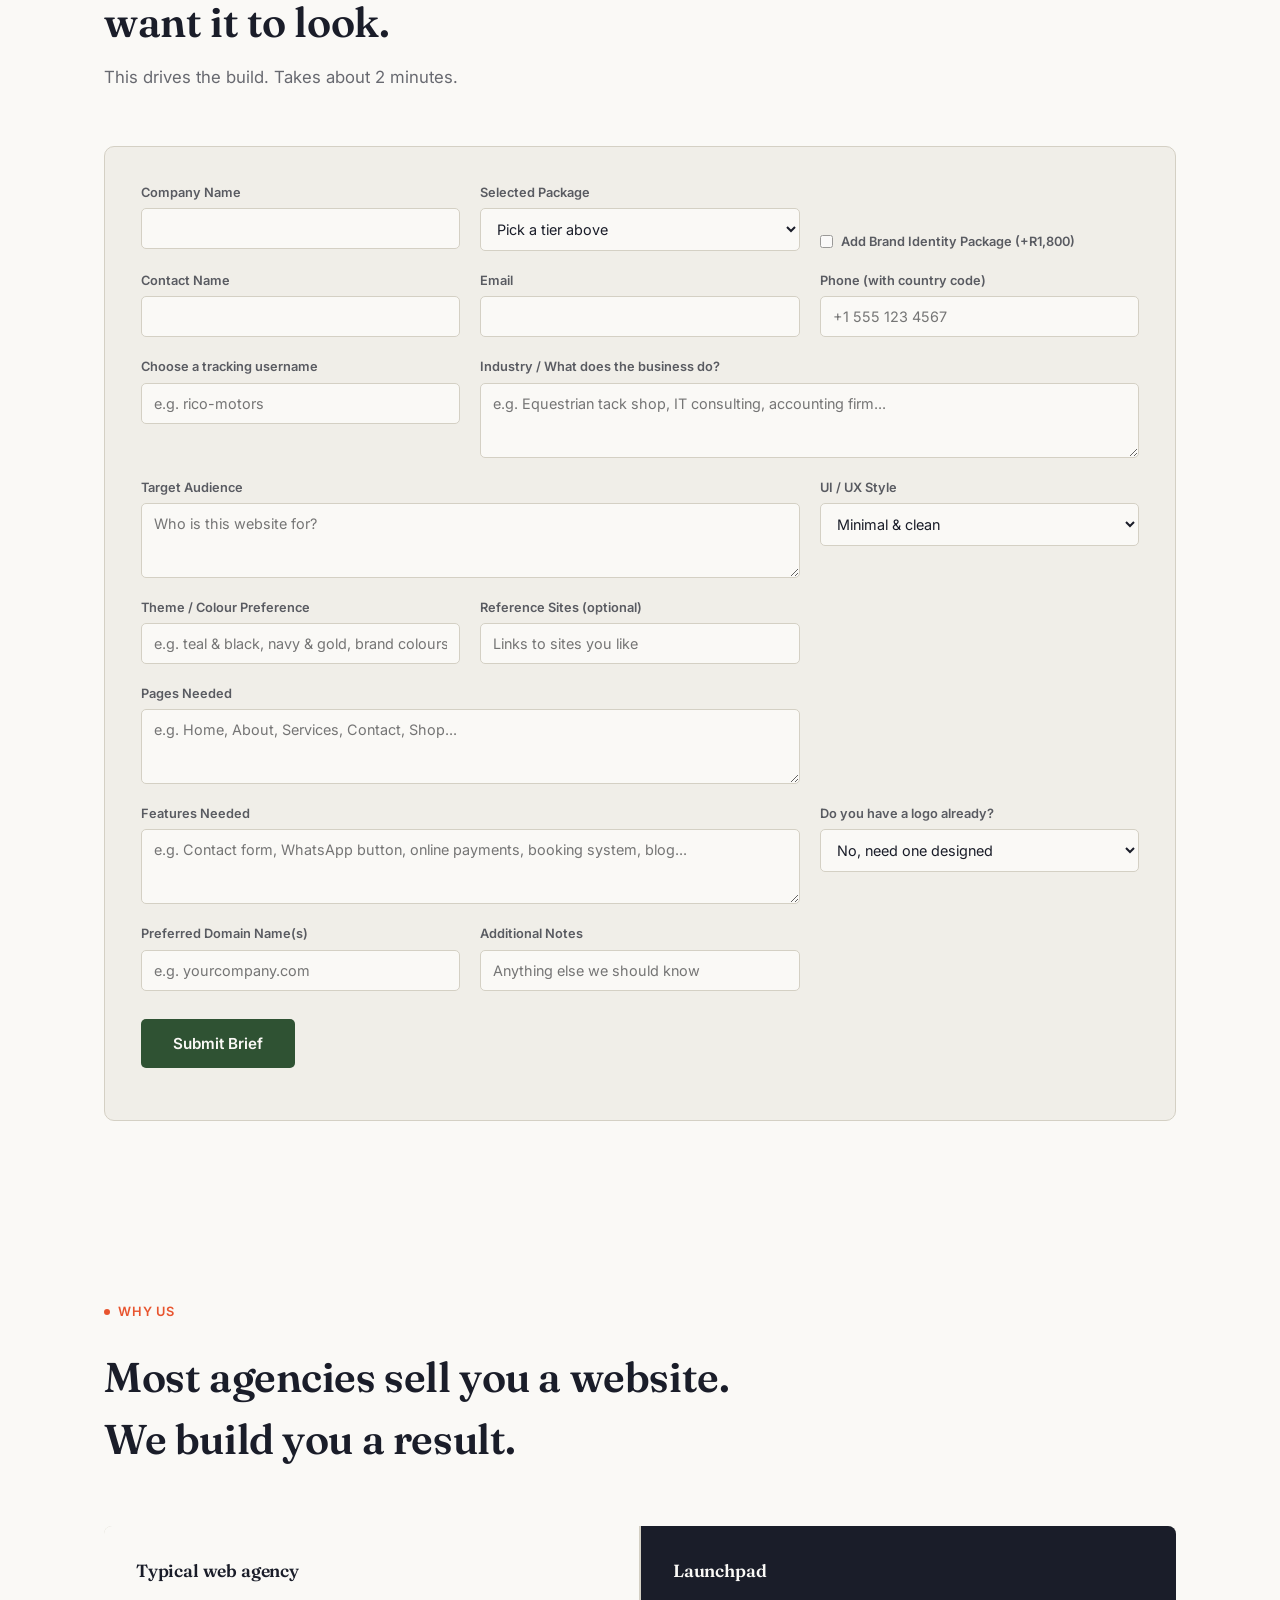
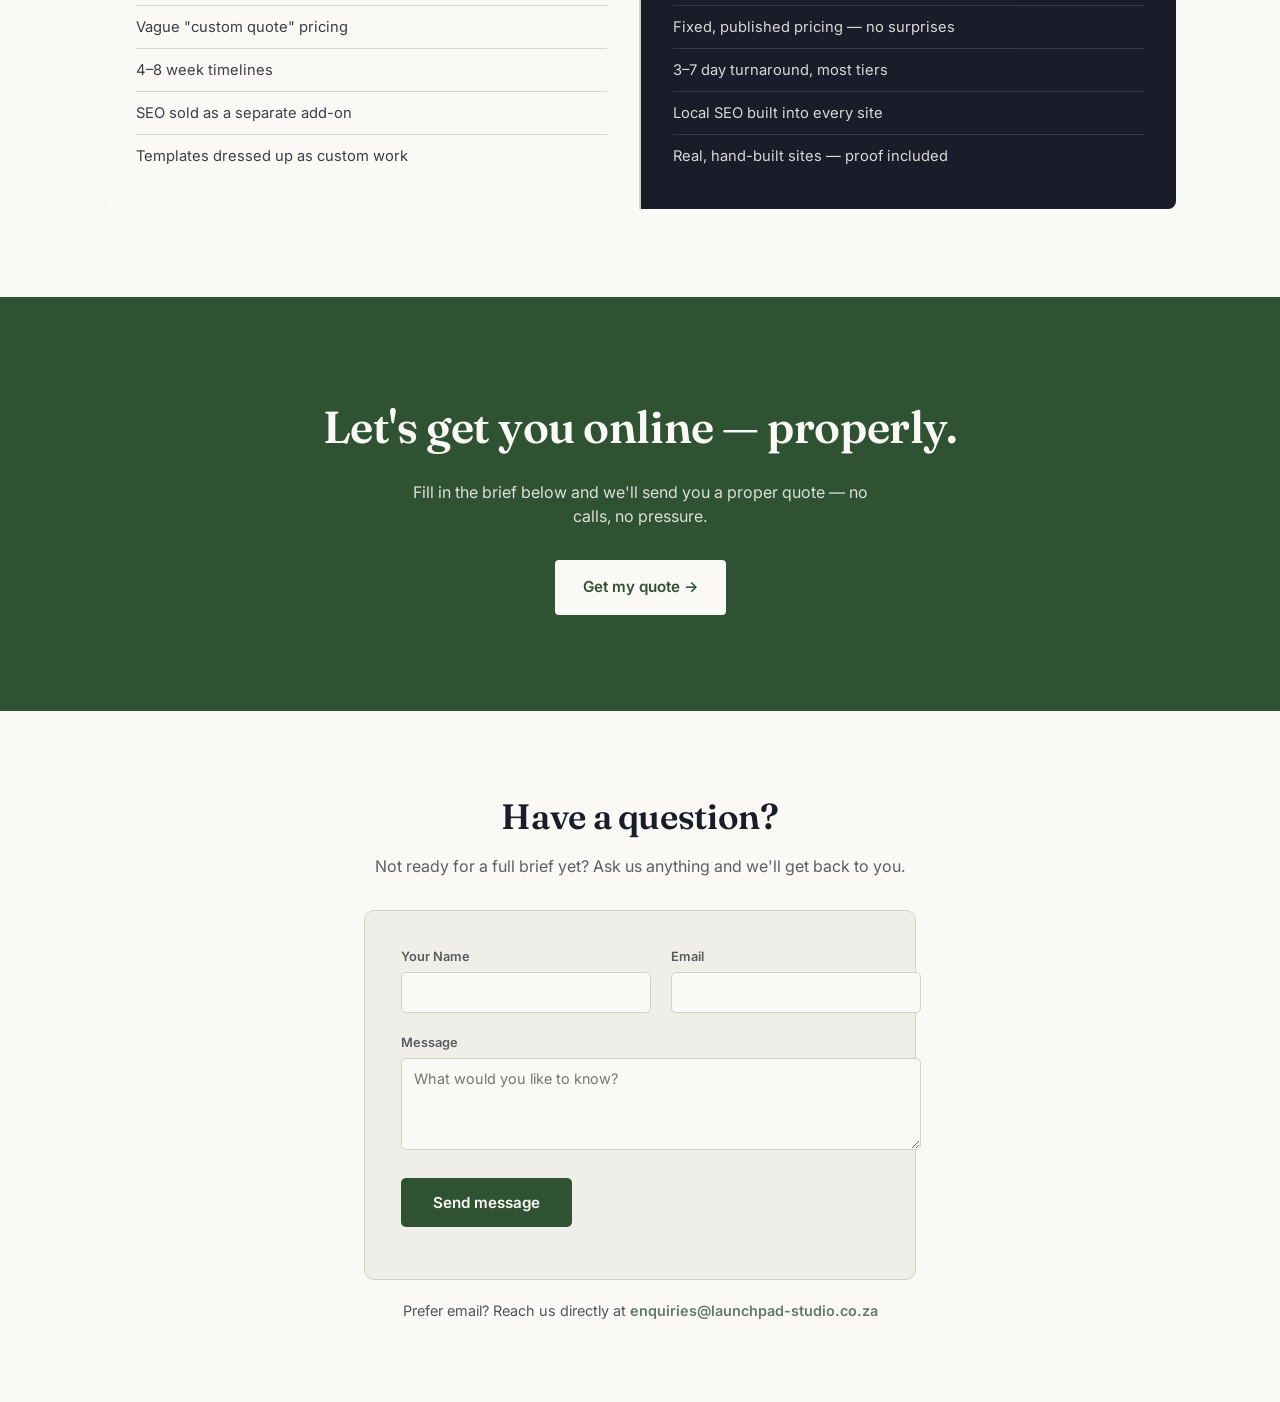
<file: index.html>
<!DOCTYPE html>
<html lang="en">
<head>
<meta charset="UTF-8">
<meta name="viewport" content="width=device-width, initial-scale=1.0">
<title>Website Design & Setup for Small & Medium Businesses | Launchpad Studio</title>
<meta name="description" content="Launchpad Studio builds professional websites for small and medium businesses. Fixed pricing from R2,500, live in days, no hidden fees. Get a quote today.">
<link rel="canonical" href="https://launchpad-studio.co.za/">
<meta property="og:title" content="Website Design & Setup for Small & Medium Businesses | Launchpad Studio">
<meta property="og:description" content="Professional websites for small and medium businesses — built in days, priced for founders, from R2,500.">
<meta property="og:type" content="website">
<meta property="og:url" content="https://launchpad-studio.co.za/">
<meta property="og:locale" content="en">
<meta name="twitter:card" content="summary_large_image">
<script type="application/ld+json">
{
  "@context": "https://schema.org",
  "@type": "ProfessionalService",
  "name": "Launchpad Studio",
  "description": "Website design and setup for small and medium businesses.",
  "url": "https://launchpad-studio.co.za/",
  "email": "enquiries@launchpad-studio.co.za",
  "telephone": "+27714022203",
  "priceRange": "R1,800 - R7,500",
  "makesOffer": [
    { "@type": "Offer", "name": "Starter Website", "price": "2500", "priceCurrency": "ZAR" },
    { "@type": "Offer", "name": "Business Website", "price": "4500", "priceCurrency": "ZAR" },
    { "@type": "Offer", "name": "Growth Website", "price": "6000", "priceCurrency": "ZAR" },
    { "@type": "Offer", "name": "Pro Website", "price": "7500", "priceCurrency": "ZAR" }
  ]
}
</script>
<link rel="preconnect" href="https://fonts.googleapis.com">
<link href="https://fonts.googleapis.com/css2?family=Fraunces:opsz,wght@9..144,400;9..144,500;9..144,600;9..144,700&family=Inter:wght@400;500;600;700&display=swap" rel="stylesheet">
<style>
  :root{
    --paper:#FAF9F6;
    --ink:#1A1D29;
    --ember:#E8542E;
    --forest:#2F5233;
    --stone:#D4D0C4;
    --paper-dim:#F0EEE8;
  }
  *{margin:0;padding:0;box-sizing:border-box;}
  html{scroll-behavior:smooth;}
  body{
    background:var(--paper);
    color:var(--ink);
    font-family:'Inter',sans-serif;
    line-height:1.5;
    overflow-x:hidden;
  }
  h1,h2,h3,.display{
    font-family:'Fraunces',serif;
    font-weight:600;
    letter-spacing:-0.01em;
  }
  a{color:inherit;text-decoration:none;}
  .wrap{max-width:1120px;margin:0 auto;padding:0 24px;}

  /* NAV */
  nav{
    position:sticky;top:0;z-index:50;
    background:rgba(250,249,246,0.85);
    backdrop-filter:blur(10px);
    border-bottom:1px solid var(--stone);
  }
  nav .wrap{display:flex;align-items:center;justify-content:space-between;height:72px;}
  .logo{font-family:'Fraunces',serif;font-weight:700;font-size:1.3rem;}
  .logo span{color:var(--ember);}
  .navlinks{display:flex;gap:32px;font-size:0.9rem;font-weight:500;}
  .navlinks a{opacity:0.75;transition:opacity .2s;}
  .navlinks a:hover{opacity:1;}
  .nav-cta{
    background:var(--ink);color:var(--paper);
    padding:10px 20px;border-radius:4px;
    font-size:0.85rem;font-weight:600;
  }
  @media(max-width:720px){.navlinks{display:none;}}

  /* HERO */
  .hero{
    position:relative;
    padding:96px 0 80px;
    background:var(--ink);
    color:var(--paper);
    overflow:hidden;
  }
  .phantom-canvas{
    position:absolute;inset:0;
    z-index:0;
    opacity:0.55;
  }
  .hero-inner{position:relative;z-index:2;}
  .eyebrow{
    display:inline-flex;align-items:center;gap:8px;
    font-size:0.8rem;font-weight:600;letter-spacing:0.06em;text-transform:uppercase;
    color:var(--ember);
    margin-bottom:24px;
  }
  .eyebrow::before{content:'';width:6px;height:6px;background:var(--ember);border-radius:50%;}
  .hero h1{
    font-size:clamp(2.4rem, 5.5vw, 4.2rem);
    line-height:1.05;
    max-width:820px;
    margin-bottom:24px;
  }
  .hero h1 em{font-style:italic;color:var(--ember);}
  .hero p.lead{
    font-size:1.15rem;
    max-width:560px;
    opacity:0.8;
    margin-bottom:36px;
  }
  .hero-ctas{display:flex;gap:16px;flex-wrap:wrap;margin-bottom:64px;}
  .btn-primary{
    background:var(--ember);color:var(--paper);
    padding:16px 28px;border-radius:4px;
    font-weight:600;font-size:0.95rem;
    display:inline-block;
    transition:transform .2s, box-shadow .2s;
  }
  .btn-primary:hover{transform:translateY(-2px);box-shadow:0 8px 24px rgba(232,84,46,0.35);}
  .btn-ghost{
    border:1px solid rgba(250,249,246,0.3);
    padding:16px 28px;border-radius:4px;
    font-weight:600;font-size:0.95rem;
    display:inline-block;
  }

  /* PROOF CARD styles retained for potential future use — search-result mock unused, safe to ignore */
  .search-result{
    border:1px solid var(--stone);
    border-radius:6px;
    padding:14px 16px;
    margin-bottom:8px;
  }
  .search-result.rank1{border-color:var(--forest);background:#F4F8F4;position:relative;}
  .rank-badge{
    position:absolute;top:-9px;left:14px;
    background:var(--forest);color:var(--paper);
    font-size:0.65rem;font-weight:700;
    padding:2px 8px;border-radius:3px;
    letter-spacing:0.03em;
  }
  .sr-url{font-size:0.78rem;color:var(--forest);margin-bottom:2px;}
  .sr-title{font-size:1rem;font-weight:600;color:#1a0dab;margin-bottom:2px;}
  .sr-desc{font-size:0.82rem;opacity:0.7;}
  .proof-footnote{font-size:0.78rem;opacity:0.6;margin-top:12px;}

  /* QUOTE FORM removed - brief form below is the sole lead capture now */
  .form-status{font-size:0.85rem;text-align:center;min-height:1.2em;}
  .form-status.success{color:var(--forest);font-weight:600;}
  .form-status.error{color:var(--ember);font-weight:600;}

  /* SECTION generic */
  section{padding:88px 0;}
  .section-head{max-width:640px;margin-bottom:56px;}
  .section-head .eyebrow{color:var(--ember);}
  .section-head h2{font-size:clamp(1.8rem,3.5vw,2.6rem);}
  .section-head p{opacity:0.65;font-size:1.05rem;margin-top:12px;}

  /* PRICING */
  .pricing-grid{
    display:grid;grid-template-columns:repeat(auto-fit, minmax(220px, 1fr));gap:20px;
  }
  @media(max-width:900px){.pricing-grid{grid-template-columns:1fr 1fr;}}
  @media(max-width:560px){.pricing-grid{grid-template-columns:1fr;}}
  .plan{
    border:1px solid var(--stone);
    border-radius:8px;
    padding:32px 24px;
    background:var(--paper);
    display:flex;flex-direction:column;
  }
  .plan.featured{
    border-color:var(--ember);
    background:var(--ink);
    color:var(--paper);
    transform:translateY(-8px);
    box-shadow:0 20px 48px rgba(26,29,41,0.18);
  }
  .usd-box{margin-top:40px;padding:24px 28px;border:1px solid var(--stone);border-radius:12px;}
  .usd-box h3{font-family:'Fraunces',serif;font-size:1.25rem;font-weight:600;margin-bottom:4px;}
  .usd-note{font-size:0.8rem;opacity:0.6;margin-bottom:14px;}
  .usd-row{display:flex;justify-content:space-between;gap:16px;padding:9px 0;border-top:1px solid var(--stone);font-size:0.92rem;}
  .usd-row b{font-weight:600;white-space:nowrap;}
  .plan-name{font-size:0.85rem;font-weight:600;text-transform:uppercase;letter-spacing:0.04em;opacity:0.6;margin-bottom:12px;}
  .plan-price{font-family:'Fraunces',serif;font-size:2.1rem;font-weight:600;margin-bottom:4px;}
  .plan-price span{font-size:0.9rem;font-weight:500;opacity:0.6;}
  .plan-desc{font-size:0.85rem;opacity:0.65;margin-bottom:24px;}
  .plan-features{list-style:none;font-size:0.88rem;flex-grow:1;margin-bottom:24px;}
  .plan-features li{padding:8px 0;border-top:1px solid var(--stone);display:flex;gap:10px;}
  .plan.featured .plan-features li{border-top-color:rgba(250,249,246,0.15);}
  .plan-features li::before{content:'—';opacity:0.4;flex-shrink:0;}
  .plan-cta{
    text-align:center;padding:13px;border-radius:4px;
    font-weight:600;font-size:0.9rem;
    border:1px solid var(--ink);
  }
  .plan.featured .plan-cta{background:var(--ember);border-color:var(--ember);}
  .plan:not(.featured) .plan-cta:hover{background:var(--ink);color:var(--paper);}

  /* ADD-ON CARD */
  .addon-card{
    margin-top:24px;
    border:1px dashed var(--stone);
    border-radius:8px;
    padding:24px 28px;
    display:flex;align-items:center;justify-content:space-between;
    gap:24px;flex-wrap:wrap;
    background:var(--paper-dim);
  }
  .addon-desc{font-size:0.88rem;opacity:0.65;margin-top:6px;max-width:480px;}
  .addon-price{font-family:'Fraunces',serif;font-size:1.6rem;font-weight:600;}
  .addon-price span{font-size:0.8rem;font-weight:500;opacity:0.6;}
  .addon-cta{white-space:nowrap;}

  /* BRIEF FORM */
  .brief-form{
    border:1px solid var(--stone);
    border-radius:10px;
    padding:36px;
    background:var(--paper-dim);
  }
  .brief-grid{
    display:grid;
    grid-template-columns:1fr 1fr 1fr;
    gap:20px;
  }
  @media(max-width:900px){.brief-grid{grid-template-columns:1fr 1fr;}}
  @media(max-width:600px){.brief-grid{grid-template-columns:1fr;}}
  .field{display:flex;flex-direction:column;gap:6px;}
  .field.span2{grid-column:span 2;}
  @media(max-width:600px){.field.span2{grid-column:span 1;}}
  .field label{font-size:0.8rem;font-weight:600;opacity:0.7;}
  .field input,.field select,.field textarea{
    border:1px solid var(--stone);
    border-radius:5px;
    padding:11px 12px;
    font-family:'Inter',sans-serif;
    font-size:0.9rem;
    color:var(--ink);
    background:var(--paper);
  }
  .field input:focus,.field select:focus,.field textarea:focus{
    outline:2px solid var(--ember);
    outline-offset:1px;
  }
  .field textarea{resize:vertical;}
  .submit-brief{
    margin-top:28px;
    background:var(--forest);color:var(--paper);
    border:none;border-radius:5px;
    padding:15px 32px;
    font-family:'Inter',sans-serif;
    font-weight:600;font-size:0.95rem;
    cursor:pointer;
    transition:transform .2s;
  }
  .submit-brief:hover{transform:translateY(-1px);}
  .submit-brief:disabled{opacity:0.6;cursor:not-allowed;transform:none;}

  #support{padding:80px 0;}
  #support .wrap{max-width:600px;}
  #support h2{font-size:clamp(1.6rem,3.5vw,2.2rem);margin-bottom:10px;text-align:center;}
  #support .support-sub{opacity:0.7;text-align:center;margin-bottom:32px;}
  .direct-email{
    display:block;text-align:center;margin-top:20px;font-size:0.9rem;opacity:0.75;
  }
  .direct-email a{color:var(--forest);font-weight:600;}

  /* WHY US comparison */
  .compare{
    display:grid;grid-template-columns:1fr 1fr;gap:2px;
    background:var(--stone);
    border-radius:8px;overflow:hidden;
  }
  @media(max-width:720px){.compare{grid-template-columns:1fr;}}
  .compare-col{background:var(--paper);padding:32px;}
  .compare-col.us{background:var(--ink);color:var(--paper);}
  .compare-col h3{font-size:1.1rem;margin-bottom:20px;}
  .compare-col ul{list-style:none;font-size:0.92rem;}
  .compare-col li{padding:10px 0;border-top:1px solid var(--stone);opacity:0.85;}
  .compare-col.us li{border-top-color:rgba(250,249,246,0.15);}

  /* FOOTER CTA */
  .final-cta{
    background:var(--forest);color:var(--paper);
    text-align:center;padding:96px 24px;
  }
  .final-cta h2{font-size:clamp(1.8rem,4vw,2.8rem);margin-bottom:20px;}
  .final-cta p{opacity:0.85;max-width:480px;margin:0 auto 32px;}
  .final-cta .btn-primary{background:var(--paper);color:var(--forest);}

</style>
</head>
<body>
<div style="background-color: #F0EEE8; color: #1A1D29; text-align: center; padding: 10px 16px; font-size: 13px; border-bottom: 1px solid #D4D0C4;">
        Note: there's another business also named "Launchpad Studio" that builds websites for law firms — that's not us.
    </div>
<nav>
  <div class="wrap">
    <div class="logo">Launchpad<span>.</span></div>
    <div class="navlinks">
      <a href="#pricing">Pricing</a>
      <a href="#compare">Why us</a>
      <a href="#support">Support</a>
    </div>
    <a href="#pricing" class="nav-cta">Get started</a>
  </div>
</nav>

<section class="hero">
  <canvas class="phantom-canvas" id="phantom"></canvas>
  <div class="wrap hero-inner">
    <div class="eyebrow">Now booking September builds</div>
    <h1>Website design & setup<br>for <em>growing businesses</em>, done right.</h1>
    <p class="lead">Launchpad Studio builds professional business websites for small and medium businesses — live in days, priced for founders, and built to actually rank.</p>
    <div class="hero-ctas">
      <a href="#pricing" class="btn-primary">See pricing →</a>
      <a href="#brief" class="btn-ghost">Get a quote</a>
    </div>
  </div>
</section>

<section id="pricing">
  <div class="wrap">
    <div class="section-head">
      <div class="eyebrow">Pricing</div>
      <h2>Website design pricing — one price, nothing hidden.</h2>
      <p>No hourly billing, no scope creep. Pick a tier, know exactly what you get. Hosting billed directly by xneelo, at cost.</p>
    </div>
    <div class="pricing-grid" id="pricing-grid">
      <div class="plan"><div class="plan-desc">Loading plans…</div></div>
    </div>

    <div id="addon-card-slot"></div>

    <div class="usd-box" id="usd-box" hidden>
      <h3>Prices in US dollars</h3>
      <div class="usd-note" id="usd-note"></div>
      <div id="usd-rows"></div>
    </div>
  </div>
</section>

<section id="brief">
  <div class="wrap">
    <div class="section-head">
      <div class="eyebrow">Project brief</div>
      <h2>Tell us who you are and how you want it to look.</h2>
      <p>This drives the build. Takes about 2 minutes.</p>
    </div>

    <form id="briefForm" action="https://api.web3forms.com/submit" method="POST" class="brief-form">
      <input type="hidden" name="access_key" value="291deba8-6d08-465d-bf6a-48536407ecf9">
      <input type="hidden" name="subject" value="New Launchpad project brief">
      <input type="text" name="_hp" style="display:none" tabindex="-1" autocomplete="off">

      <div class="brief-grid">
        <div class="field">
          <label>Company Name</label>
          <input type="text" name="company_name" required>
        </div>
        <div class="field">
          <label>Selected Package</label>
          <select name="package" id="package-select">
            <option value="">Pick a tier above</option>
          </select>
        </div>
        <div class="field" style="justify-content:flex-end">
          <label style="display:flex; align-items:center; gap:8px; font-weight:600; opacity:0.7">
            <input type="checkbox" name="add_brand_identity" value="Yes" style="width:auto">
            Add Brand Identity Package (+R1,800)
          </label>
        </div>

        <div class="field">
          <label>Contact Name</label>
          <input type="text" name="contact_name" required>
        </div>
        <div class="field">
          <label>Email</label>
          <input type="email" name="email" required>
        </div>
        <div class="field">
          <label>Phone (with country code)</label>
          <input type="tel" name="phone" placeholder="+1 555 123 4567">
        </div>
        <div class="field">
          <label>Choose a tracking username</label>
          <input type="text" name="tracking_username" placeholder="e.g. rico-motors" minlength="3" required>
        </div>

        <div class="field span2">
          <label>Industry / What does the business do?</label>
          <textarea name="industry" rows="3" placeholder="e.g. Equestrian tack shop, IT consulting, accounting firm..."></textarea>
        </div>
        <div class="field span2">
          <label>Target Audience</label>
          <textarea name="target_audience" rows="3" placeholder="Who is this website for?"></textarea>
        </div>

        <div class="field">
          <label>UI / UX Style</label>
          <select name="ui_style">
            <option value="Minimal & clean">Minimal &amp; clean</option>
            <option value="Bold & modern">Bold &amp; modern</option>
            <option value="Corporate / professional">Corporate / professional</option>
            <option value="Playful / friendly">Playful / friendly</option>
            <option value="Dark / techy (Cipher-style)">Dark / techy (Cipher-style)</option>
            <option value="Luxury / premium">Luxury / premium</option>
            <option value="Other">Other (describe below)</option>
          </select>
        </div>
        <div class="field">
          <label>Theme / Colour Preference</label>
          <input type="text" name="theme_colour" placeholder="e.g. teal & black, navy & gold, brand colours">
        </div>
        <div class="field">
          <label>Reference Sites (optional)</label>
          <input type="text" name="reference_sites" placeholder="Links to sites you like">
        </div>

        <div class="field span2">
          <label>Pages Needed</label>
          <textarea name="pages_needed" rows="3" placeholder="e.g. Home, About, Services, Contact, Shop..."></textarea>
        </div>
        <div class="field span2">
          <label>Features Needed</label>
          <textarea name="features_needed" rows="3" placeholder="e.g. Contact form, WhatsApp button, online payments, booking system, blog..."></textarea>
        </div>

        <div class="field">
          <label>Do you have a logo already?</label>
          <select name="has_logo">
            <option value="No, need one designed">No, need one designed</option>
            <option value="Yes, have final logo">Yes, have final logo</option>
            <option value="Have a rough idea">Have a rough idea</option>
          </select>
        </div>
        <div class="field">
          <label>Preferred Domain Name(s)</label>
          <input type="text" name="domain_preference" placeholder="e.g. yourcompany.com">
        </div>
        <div class="field">
          <label>Additional Notes</label>
          <input type="text" name="additional_notes" placeholder="Anything else we should know">
        </div>
      </div>

      <button type="submit" class="submit-brief">Submit Brief</button>
      <div class="form-status" id="briefStatus"></div>
    </form>
  </div>
</section>

<section id="compare">
  <div class="wrap">
    <div class="section-head">
      <div class="eyebrow">Why us</div>
      <h2>Most agencies sell you a website.<br>We build you a result.</h2>
    </div>
    <div class="compare">
      <div class="compare-col">
        <h3>Typical web agency</h3>
        <ul>
          <li>Vague "custom quote" pricing</li>
          <li>4–8 week timelines</li>
          <li>SEO sold as a separate add-on</li>
          <li>Templates dressed up as custom work</li>
        </ul>
      </div>
      <div class="compare-col us">
        <h3>Launchpad</h3>
        <ul>
          <li>Fixed, published pricing — no surprises</li>
          <li>3–7 day turnaround, most tiers</li>
          <li>Local SEO built into every site</li>
          <li>Real, hand-built sites — proof included</li>
        </ul>
      </div>
    </div>
  </div>
</section>

<div class="final-cta">
  <div class="wrap">
    <h2>Let's get you online — properly.</h2>
    <p>Fill in the brief below and we'll send you a proper quote — no calls, no pressure.</p>
    <a href="#brief" class="btn-primary">Get my quote →</a>
  </div>
</div>

<section id="support">
  <div class="wrap">
    <h2>Have a question?</h2>
    <p class="support-sub">Not ready for a full brief yet? Ask us anything and we'll get back to you.</p>

    <form id="supportForm" action="https://api.web3forms.com/submit" method="POST" class="brief-form">
      <input type="hidden" name="access_key" value="291deba8-6d08-465d-bf6a-48536407ecf9">
      <input type="hidden" name="subject" value="New Launchpad enquiry">
      <input type="text" name="_hp" style="display:none" tabindex="-1" autocomplete="off">

      <div class="brief-grid">
        <div class="field">
          <label>Your Name</label>
          <input type="text" name="name" required>
        </div>
        <div class="field">
          <label>Email</label>
          <input type="email" name="email" required>
        </div>
        <div class="field span2">
          <label>Message</label>
          <textarea name="message" rows="4" required placeholder="What would you like to know?"></textarea>
        </div>
      </div>

      <button type="submit" class="submit-brief">Send message</button>
      <div class="form-status" id="supportStatus"></div>
    </form>

    <div class="direct-email">
      Prefer email? Reach us directly at <a href="mailto:enquiries@launchpad-studio.co.za">enquiries@launchpad-studio.co.za</a>
    </div>
  </div>
</section>

<script>
// UPDATE THIS after deploying launchpad-intake-worker — use whatever route/
// subdomain you attach to it in Cloudflare (e.g. https://ingest.launchpad-studio.co.za,
// or a workers.dev URL if you don't attach a custom domain).
// The old URL here (admin.launchpad-studio.co.za/api/ingest-brief) pointed at
// a route that no longer exists in the admin project — that 404 was silently
// swallowed by the catch block below, which is why orders weren't arriving.
const LAUNCHPAD_INGEST_URL = "https://ingest.launchpad-studio.co.za/api/ingest-brief";
const LAUNCHPAD_ENQUIRY_URL = "https://ingest.launchpad-studio.co.za/api/enquiry";
const LAUNCHPAD_PLANS_URL = "https://ingest.launchpad-studio.co.za/plans";

// Pricing section + package <select> are populated from the admin-managed
// plans table so Rico can edit tiers without touching this file.
// Approximate conversion for international clients. Update when the rand moves a lot.
const ZAR_PER_USD = 16.5;

async function loadPlans() {
  const grid = document.getElementById('pricing-grid');
  const select = document.getElementById('package-select');
  const addonSlot = document.getElementById('addon-card-slot');
  try {
    const res = await fetch(LAUNCHPAD_PLANS_URL);
    if (!res.ok) throw new Error('bad response');
    const plans = await res.json();

    const tiers = plans.filter(p => !p.is_addon);
    const addons = plans.filter(p => p.is_addon);

    grid.innerHTML = tiers.map((p, i) => `
      <div class="plan${i === 1 ? ' featured' : ''}">
        <div class="plan-name">${escapePlanHtml(p.name)}</div>
        <div class="plan-price">R${p.price_rand.toLocaleString()} <span>once-off</span></div>
        <div class="plan-desc">${escapePlanHtml(p.description || '')}</div>
        <ul class="plan-features">
          ${p.features.map(f => `<li>${escapePlanHtml(f)}</li>`).join('')}
        </ul>
        <a href="#brief" class="plan-cta">Choose ${escapePlanHtml(p.name)}</a>
      </div>
    `).join('') || '<div class="plan"><div class="plan-desc">No plans available right now.</div></div>';

    select.innerHTML = '<option value="">Pick a tier above</option>' +
      plans.map(p => `<option value="${escapePlanHtml(p.name)}">${escapePlanHtml(p.name)} — R${p.price_rand.toLocaleString()}</option>`).join('');

    addonSlot.innerHTML = addons.map(a => `
      <div class="addon-card">
        <div class="addon-info">
          <div class="plan-name">${escapePlanHtml(a.name)}</div>
          <div class="addon-desc">${escapePlanHtml(a.description || '')}</div>
        </div>
        <div class="addon-price">R${a.price_rand.toLocaleString()} <span>once-off</span></div>
        <a href="#brief" class="plan-cta addon-cta">Add to build</a>
      </div>
    `).join('');

    const usdBox = document.getElementById('usd-box');
    if (usdBox && plans.length) {
      const usd = r => '$' + Math.round(r / ZAR_PER_USD).toLocaleString('en-US');
      document.getElementById('usd-note').textContent = 'Approx. at R' + ZAR_PER_USD + ' = $1, once-off. Billed in rands, so your bank sets the final amount.';
      document.getElementById('usd-rows').innerHTML = plans.map(p =>
        `<div class="usd-row"><span>${escapePlanHtml(p.name)}</span><b>${usd(p.price_rand)}</b></div>`
      ).join('');
      usdBox.hidden = false;
    }
  } catch (err) {
    grid.innerHTML = '<div class="plan"><div class="plan-desc">Couldn\'t load pricing — refresh, or see options in the brief form below.</div></div>';
  }
}

function escapePlanHtml(str) {
  const div = document.createElement('div');
  div.textContent = str || '';
  return div.innerHTML;
}

loadPlans();

// Web3Forms project brief submission
const briefForm = document.getElementById('briefForm');
const briefStatus = document.getElementById('briefStatus');
if(briefForm){
  briefForm.addEventListener('submit', async function(e){
    e.preventDefault();
    const btn = briefForm.querySelector('.submit-brief');
    const originalText = btn.textContent;
    btn.disabled = true;
    btn.textContent = 'Sending...';
    briefStatus.textContent = '';
    briefStatus.className = 'form-status';

    const fd = new FormData(briefForm);
    if (fd.get('_hp')) {
      briefStatus.textContent = "Brief received! We'll be in touch shortly.";
      briefStatus.classList.add('success');
      briefForm.reset();
      btn.disabled = false;
      btn.textContent = originalText;
      return;
    }

    try{
      const res = await fetch('https://api.web3forms.com/submit', {
        method: 'POST',
        headers: { 'Accept': 'application/json' },
        body: fd
      });
      const result = await res.json();
      if(result.success){
        const plain = {};
        fd.forEach((v, k) => { plain[k] = v; });
        const trackingUsername = plain.tracking_username || '';

        briefStatus.textContent = trackingUsername
          ? `Brief received! Track your order anytime at https://track.launchpad-studio.co.za using username "${trackingUsername}" + your email.`
          : "Brief received! We'll be in touch shortly.";
        briefStatus.classList.add('success');

        // Push straight into the Launchpad admin panel - this IS the order
        // (EFT-based, no payment gateway in the loop).
        try {
          const ingestRes = await fetch(LAUNCHPAD_INGEST_URL, {
            method: 'POST',
            headers: { 'Content-Type': 'application/json' },
            body: JSON.stringify({
              company_name: plain.company_name || '',
              contact_name: plain.contact_name || '',
              email: plain.email || '',
              phone: plain.phone || '',
              package: plain.package || '',
              add_brand_identity: plain.add_brand_identity || '',
              tracking_username: trackingUsername,
              industry: plain.industry || '',
              target_audience: plain.target_audience || '',
              ui_style: plain.ui_style || '',
              theme_colour: plain.theme_colour || '',
              reference_sites: plain.reference_sites || '',
              pages_needed: plain.pages_needed || '',
              features_needed: plain.features_needed || '',
              has_logo: plain.has_logo || '',
              domain_preference: plain.domain_preference || '',
              additional_notes: plain.additional_notes || '',
            }),
          });
          if (!ingestRes.ok) {
            // Web3Forms already has the brief (you'll get that email either way),
            // but it did NOT reach Turso/the admin panel — this needs a manual
            // follow-up so the order isn't lost entirely.
            console.error('Launchpad panel ingest failed:', ingestRes.status, await ingestRes.text().catch(() => ''));
            briefStatus.textContent += ' (Note: there was an issue syncing to our order system — we still received your email brief and will follow up.)';
          }
        } catch (panelErr) {
          console.error('Failed to push brief to Launchpad panel:', panelErr);
          briefStatus.textContent += ' (Note: there was an issue syncing to our order system — we still received your email brief and will follow up.)';
        }

        briefForm.reset();
      } else {
        briefStatus.textContent = 'Something went wrong. Please try again.';
        briefStatus.classList.add('error');
      }
    } catch(err){
      briefStatus.textContent = 'Network error. Please try again.';
      briefStatus.classList.add('error');
    } finally {
      btn.disabled = false;
      btn.textContent = originalText;
    }
  });
}

// Web3Forms support request submission
const supportForm = document.getElementById('supportForm');
const supportStatus = document.getElementById('supportStatus');
if(supportForm){
  supportForm.addEventListener('submit', async function(e){
    e.preventDefault();
    const btn = supportForm.querySelector('.submit-brief');
    const originalText = btn.textContent;
    btn.disabled = true;
    btn.textContent = 'Sending...';
    supportStatus.textContent = '';
    supportStatus.className = 'form-status';

    const fd = new FormData(supportForm);
    if (fd.get('_hp')) {
      supportStatus.textContent = "Message sent! We'll get back to you shortly.";
      supportStatus.classList.add('success');
      supportForm.reset();
      btn.disabled = false;
      btn.textContent = originalText;
      return;
    }

    try{
      const res = await fetch('https://api.web3forms.com/submit', {
        method: 'POST',
        headers: { 'Accept': 'application/json' },
        body: fd
      });
      const result = await res.json();
      if(result.success){
        supportStatus.textContent = "Message sent! We'll get back to you shortly.";
        supportStatus.classList.add('success');

        // Also push into the Launchpad panel's enquiries list, alongside the
        // Web3Forms email — separate from orders entirely.
        try {
          const ingestRes = await fetch(LAUNCHPAD_ENQUIRY_URL, {
            method: 'POST',
            headers: { 'Content-Type': 'application/json' },
            body: JSON.stringify({
              name: fd.get('name') || '',
              email: fd.get('email') || '',
              message: fd.get('message') || '',
            }),
          });
          if (!ingestRes.ok) {
            console.error('Enquiry panel sync failed:', ingestRes.status, await ingestRes.text().catch(() => ''));
          }
        } catch (panelErr) {
          console.error('Failed to push enquiry to Launchpad panel:', panelErr);
        }

        supportForm.reset();
      } else {
        supportStatus.textContent = 'Something went wrong. Please try again.';
        supportStatus.classList.add('error');
      }
    } catch(err){
      supportStatus.textContent = 'Network error. Please try again.';
      supportStatus.classList.add('error');
    } finally {
      btn.disabled = false;
      btn.textContent = originalText;
    }
  });
}

// Phantom smoke effect — ember/navy tone variant
const canvas = document.getElementById('phantom');
const ctx = canvas.getContext('2d');
let w, h;

function resize(){
  w = canvas.width = canvas.offsetWidth;
  h = canvas.height = canvas.offsetHeight;
}
window.addEventListener('resize', resize);
resize();

const particles = [];
const COUNT = 45;
const colors = [
  'rgba(232,84,46,ALPHA)',   // ember
  'rgba(47,82,51,ALPHA)',    // forest
  'rgba(250,249,246,ALPHA)'  // pale
];

function makeParticle(){
  return {
    x: Math.random()*w,
    y: h + 50 + Math.random()*200,
    r: 60 + Math.random()*160,
    speed: 0.15 + Math.random()*0.35,
    drift: (Math.random()-0.5)*0.3,
    alpha: 0.02 + Math.random()*0.05,
    color: colors[Math.floor(Math.random()*colors.length)],
    life: 0,
    maxLife: 400 + Math.random()*400
  };
}
for(let i=0;i<COUNT;i++){
  const p = makeParticle();
  p.y = Math.random()*h;
  p.life = Math.random()*p.maxLife;
  particles.push(p);
}

let reduceMotion = window.matchMedia('(prefers-reduced-motion: reduce)').matches;

function draw(){
  ctx.clearRect(0,0,w,h);
  ctx.globalCompositeOperation = 'lighter';
  for(const p of particles){
    if(!reduceMotion){
      p.y -= p.speed;
      p.x += p.drift;
      p.life++;
      if(p.y < -p.r || p.life > p.maxLife){
        Object.assign(p, makeParticle());
      }
    }
    const fadeIn = Math.min(p.life/60, 1);
    const fadeOut = Math.min((p.maxLife - p.life)/80, 1);
    const a = p.alpha * Math.max(0, Math.min(fadeIn, fadeOut));
    const grad = ctx.createRadialGradient(p.x,p.y,0,p.x,p.y,p.r);
    grad.addColorStop(0, p.color.replace('ALPHA', a));
    grad.addColorStop(1, p.color.replace('ALPHA', 0));
    ctx.fillStyle = grad;
    ctx.beginPath();
    ctx.arc(p.x,p.y,p.r,0,Math.PI*2);
    ctx.fill();
  }
  ctx.globalCompositeOperation = 'source-over';
  requestAnimationFrame(draw);
}
draw();

// ── Intro smoke burst — plays once on every load/reload ──
(function(){
  const overlay = document.createElement('canvas');
  overlay.id = 'intro-smoke';
  overlay.style.cssText = 'position:fixed;inset:0;width:100vw;height:100vh;z-index:9999;pointer-events:none;background:#0b0b0d;';
  document.body.appendChild(overlay);

  const ictx = overlay.getContext('2d');
  let iw, ih;
  function iresize(){
    iw = overlay.width = window.innerWidth;
    ih = overlay.height = window.innerHeight;
  }
  window.addEventListener('resize', iresize);
  iresize();

  const introReduceMotion = window.matchMedia('(prefers-reduced-motion: reduce)').matches;

  if (introReduceMotion) {
    overlay.remove();
  } else {
    const puffs = [];
    const PUFF_COUNT = 26;
    const iColors = [
      'rgba(232,84,46,ALPHA)',
      'rgba(250,249,246,ALPHA)',
      'rgba(120,120,130,ALPHA)'
    ];

    for (let i = 0; i < PUFF_COUNT; i++) {
      puffs.push({
        x: iw * 0.5 + (Math.random()-0.5) * iw * 0.6,
        y: ih * 0.6 + (Math.random()-0.5) * ih * 0.3,
        r: 40 + Math.random()*220,
        vx: (Math.random()-0.5) * 1.4,
        vy: -0.4 - Math.random()*1.2,
        alpha: 0.10 + Math.random()*0.18,
        color: iColors[Math.floor(Math.random()*iColors.length)],
        delay: Math.random()*300
      });
    }

    const start = performance.now();
    const DURATION = 2400;
    const FADE_START = 1500;

    function introDraw(now){
      const elapsed = now - start;
      const overallFade = elapsed < FADE_START ? 1 : Math.max(0, 1 - (elapsed - FADE_START) / (DURATION - FADE_START));

      ictx.clearRect(0,0,iw,ih);
      ictx.globalCompositeOperation = 'lighter';

      for (const p of puffs) {
        const t = Math.max(0, elapsed - p.delay);
        if (t <= 0) continue;
        p.x += p.vx;
        p.y += p.vy;
        p.r += 0.35;
        const fadeIn = Math.min(t/400, 1);
        const a = p.alpha * fadeIn * overallFade;
        const grad = ictx.createRadialGradient(p.x,p.y,0,p.x,p.y,p.r);
        grad.addColorStop(0, p.color.replace('ALPHA', a));
        grad.addColorStop(1, p.color.replace('ALPHA', 0));
        ictx.fillStyle = grad;
        ictx.beginPath();
        ictx.arc(p.x,p.y,p.r,0,Math.PI*2);
        ictx.fill();
      }
      ictx.globalCompositeOperation = 'source-over';

      if (elapsed < DURATION) {
        requestAnimationFrame(introDraw);
      } else {
        overlay.remove();
      }
    }
    requestAnimationFrame(introDraw);
  }
})();

</script>
</body>
</html>
</file>
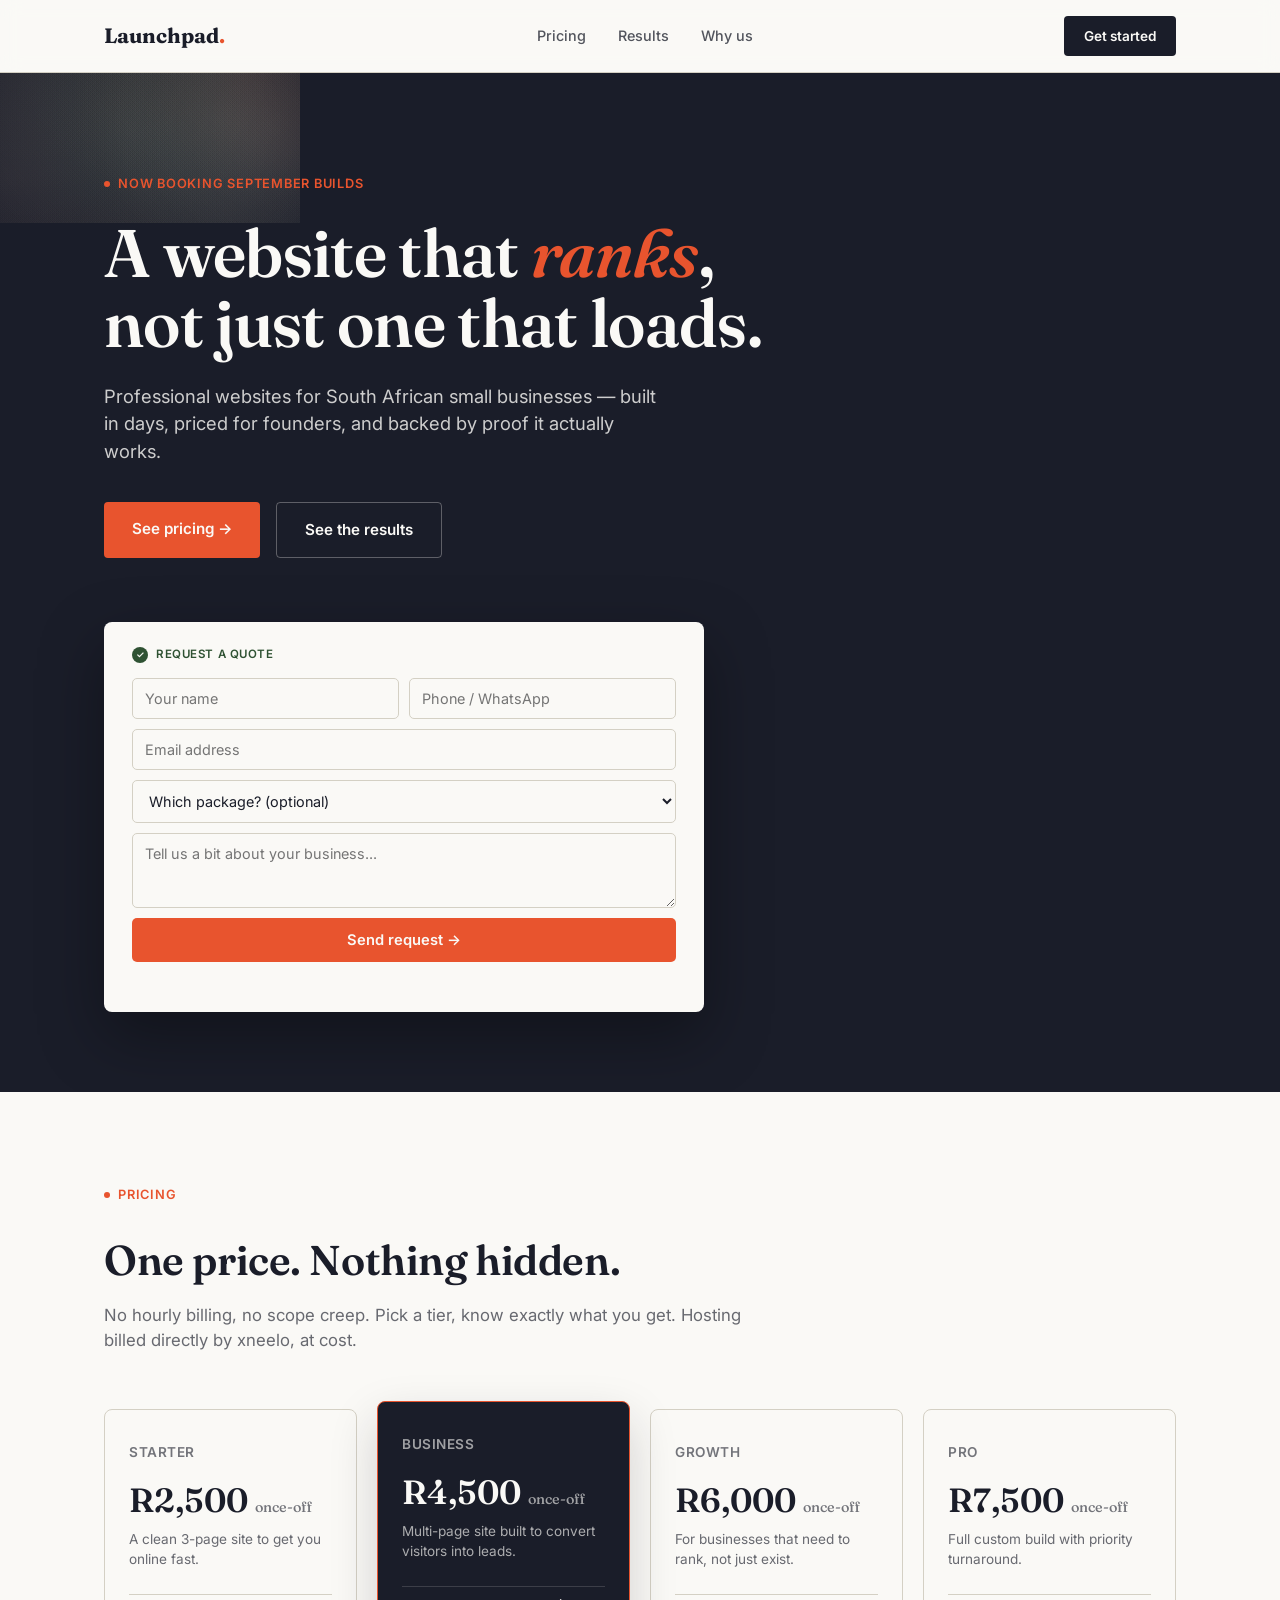
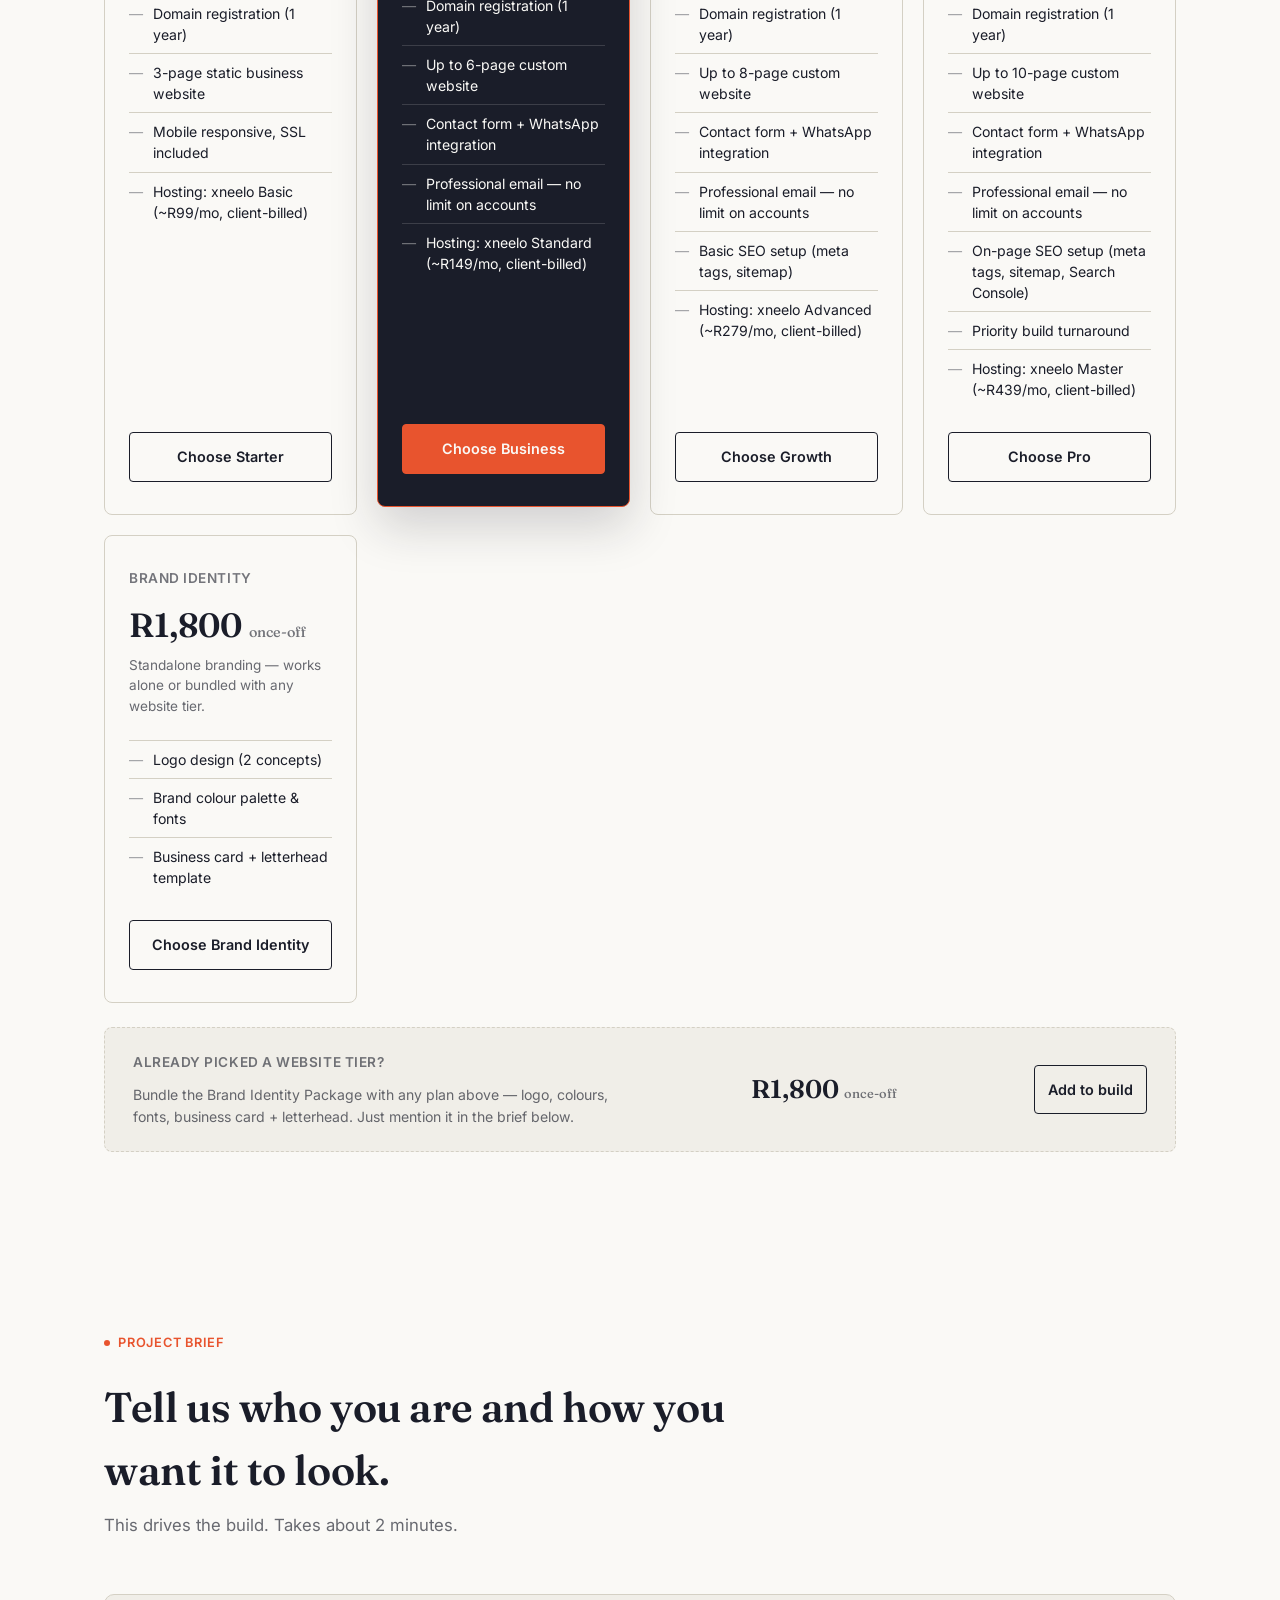
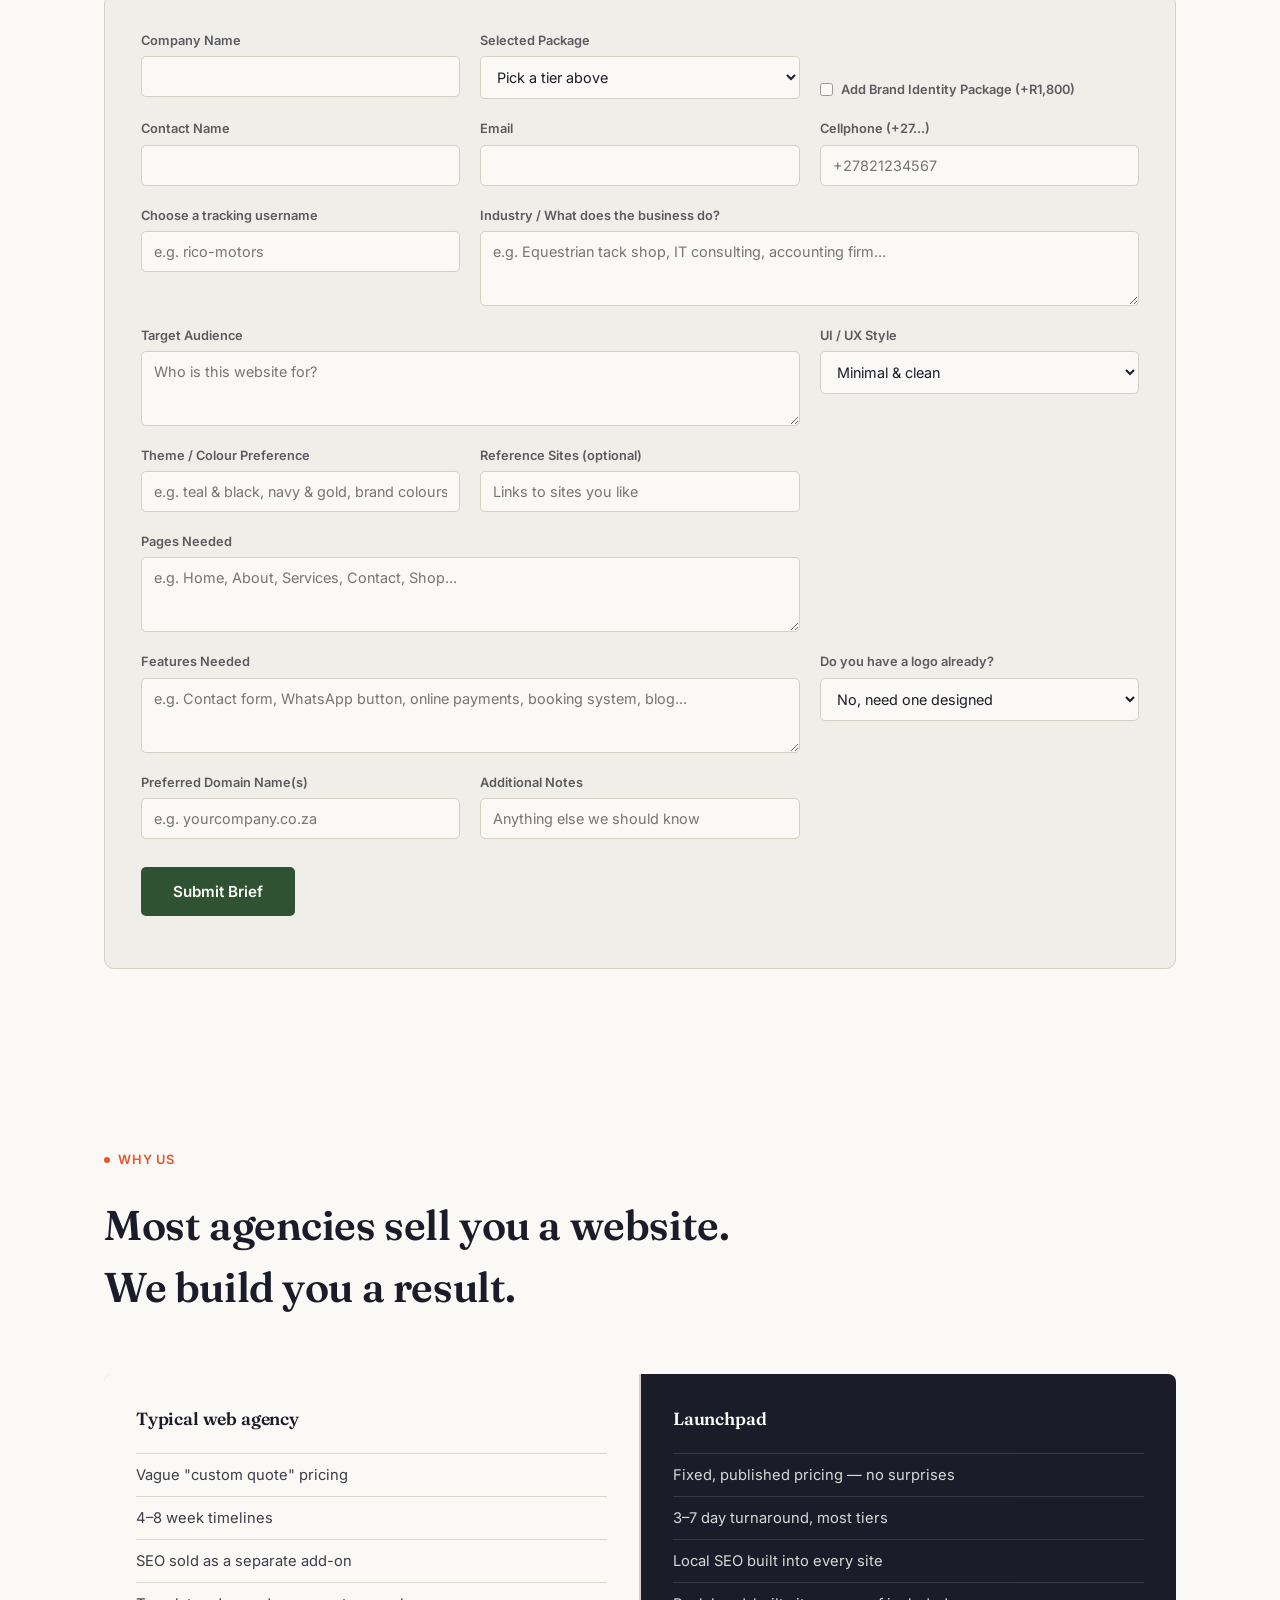
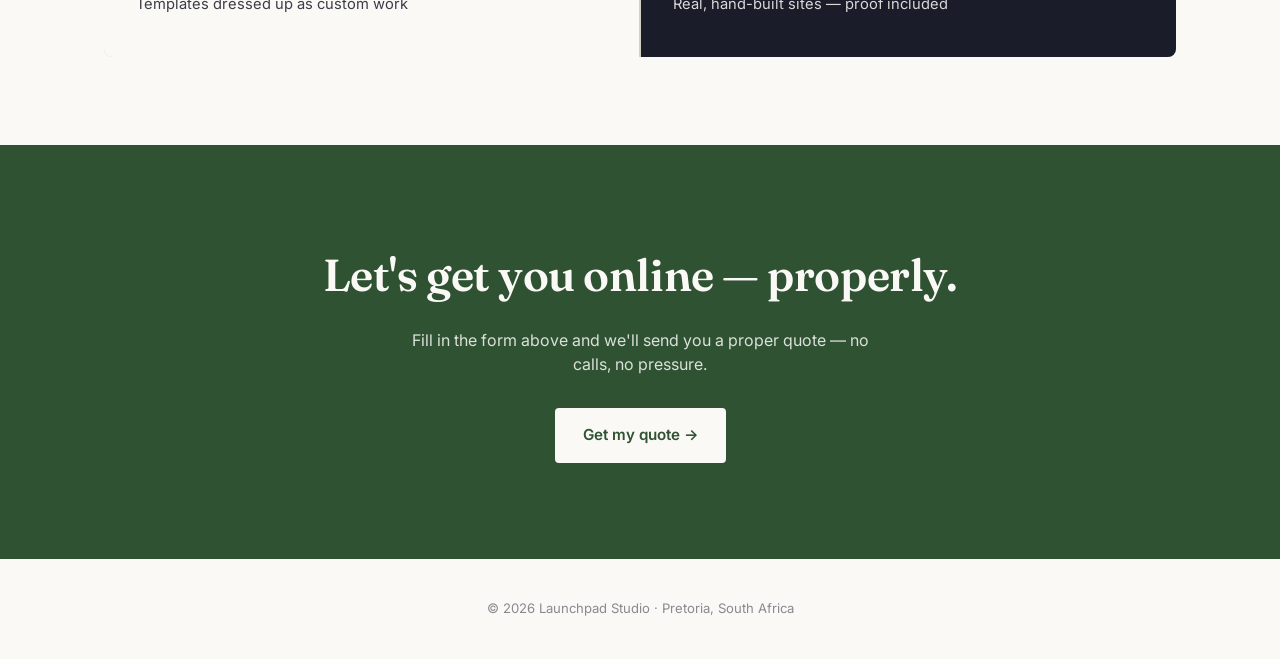
<file: launchpad-homepage.html>
<!DOCTYPE html>
<html lang="en">
<head>
<meta charset="UTF-8">
<meta name="viewport" content="width=device-width, initial-scale=1.0">
<title>Launchpad Studio — Professional websites, honest prices</title>
<link rel="preconnect" href="https://fonts.googleapis.com">
<link href="https://fonts.googleapis.com/css2?family=Fraunces:opsz,wght@9..144,400;9..144,500;9..144,600;9..144,700&family=Inter:wght@400;500;600;700&display=swap" rel="stylesheet">
<style>
  :root{
    --paper:#FAF9F6;
    --ink:#1A1D29;
    --ember:#E8542E;
    --forest:#2F5233;
    --stone:#D4D0C4;
    --paper-dim:#F0EEE8;
  }
  *{margin:0;padding:0;box-sizing:border-box;}
  html{scroll-behavior:smooth;}
  body{
    background:var(--paper);
    color:var(--ink);
    font-family:'Inter',sans-serif;
    line-height:1.5;
    overflow-x:hidden;
  }
  h1,h2,h3,.display{
    font-family:'Fraunces',serif;
    font-weight:600;
    letter-spacing:-0.01em;
  }
  a{color:inherit;text-decoration:none;}
  .wrap{max-width:1120px;margin:0 auto;padding:0 24px;}

  /* NAV */
  nav{
    position:sticky;top:0;z-index:50;
    background:rgba(250,249,246,0.85);
    backdrop-filter:blur(10px);
    border-bottom:1px solid var(--stone);
  }
  nav .wrap{display:flex;align-items:center;justify-content:space-between;height:72px;}
  .logo{font-family:'Fraunces',serif;font-weight:700;font-size:1.3rem;}
  .logo span{color:var(--ember);}
  .navlinks{display:flex;gap:32px;font-size:0.9rem;font-weight:500;}
  .navlinks a{opacity:0.75;transition:opacity .2s;}
  .navlinks a:hover{opacity:1;}
  .nav-cta{
    background:var(--ink);color:var(--paper);
    padding:10px 20px;border-radius:4px;
    font-size:0.85rem;font-weight:600;
  }
  @media(max-width:720px){.navlinks{display:none;}}

  /* HERO */
  .hero{
    position:relative;
    padding:96px 0 80px;
    background:var(--ink);
    color:var(--paper);
    overflow:hidden;
  }
  .phantom-canvas{
    position:absolute;inset:0;
    z-index:0;
    opacity:0.55;
  }
  .hero-inner{position:relative;z-index:2;}
  .eyebrow{
    display:inline-flex;align-items:center;gap:8px;
    font-size:0.8rem;font-weight:600;letter-spacing:0.06em;text-transform:uppercase;
    color:var(--ember);
    margin-bottom:24px;
  }
  .eyebrow::before{content:'';width:6px;height:6px;background:var(--ember);border-radius:50%;}
  .hero h1{
    font-size:clamp(2.4rem, 5.5vw, 4.2rem);
    line-height:1.05;
    max-width:820px;
    margin-bottom:24px;
  }
  .hero h1 em{font-style:italic;color:var(--ember);}
  .hero p.lead{
    font-size:1.15rem;
    max-width:560px;
    opacity:0.8;
    margin-bottom:36px;
  }
  .hero-ctas{display:flex;gap:16px;flex-wrap:wrap;margin-bottom:64px;}
  .btn-primary{
    background:var(--ember);color:var(--paper);
    padding:16px 28px;border-radius:4px;
    font-weight:600;font-size:0.95rem;
    display:inline-block;
    transition:transform .2s, box-shadow .2s;
  }
  .btn-primary:hover{transform:translateY(-2px);box-shadow:0 8px 24px rgba(232,84,46,0.35);}
  .btn-ghost{
    border:1px solid rgba(250,249,246,0.3);
    padding:16px 28px;border-radius:4px;
    font-weight:600;font-size:0.95rem;
    display:inline-block;
  }

  /* PROOF CARD — search result mock */
  .proof-card{
    background:var(--paper);
    color:var(--ink);
    border-radius:8px;
    padding:24px 28px;
    max-width:600px;
    box-shadow:0 24px 64px rgba(0,0,0,0.35);
  }
  .proof-label{
    font-size:0.72rem;font-weight:600;letter-spacing:0.05em;text-transform:uppercase;
    color:var(--forest);margin-bottom:14px;
    display:flex;align-items:center;gap:8px;
  }
  .proof-label::before{content:'✓';background:var(--forest);color:var(--paper);width:16px;height:16px;border-radius:50%;display:flex;align-items:center;justify-content:center;font-size:0.6rem;}
  .search-result{
    border:1px solid var(--stone);
    border-radius:6px;
    padding:14px 16px;
    margin-bottom:8px;
  }
  .search-result.rank1{border-color:var(--forest);background:#F4F8F4;position:relative;}
  .rank-badge{
    position:absolute;top:-9px;left:14px;
    background:var(--forest);color:var(--paper);
    font-size:0.65rem;font-weight:700;
    padding:2px 8px;border-radius:3px;
    letter-spacing:0.03em;
  }
  .sr-url{font-size:0.78rem;color:var(--forest);margin-bottom:2px;}
  .sr-title{font-size:1rem;font-weight:600;color:#1a0dab;margin-bottom:2px;}
  .sr-desc{font-size:0.82rem;opacity:0.7;}
  .proof-footnote{font-size:0.78rem;opacity:0.6;margin-top:12px;}

  /* QUOTE FORM */
  #quoteForm{display:flex;flex-direction:column;gap:10px;}
  .form-row{display:flex;gap:10px;}
  #quoteForm input,#quoteForm select,#quoteForm textarea{
    width:100%;
    border:1px solid var(--stone);
    border-radius:5px;
    padding:11px 12px;
    font-family:'Inter',sans-serif;
    font-size:0.9rem;
    color:var(--ink);
    background:var(--paper);
  }
  #quoteForm input:focus,#quoteForm select:focus,#quoteForm textarea:focus{
    outline:2px solid var(--ember);
    outline-offset:1px;
  }
  #quoteForm textarea{resize:vertical;}
  .form-submit{
    background:var(--ember);color:var(--paper);
    border:none;border-radius:5px;
    padding:13px;
    font-family:'Inter',sans-serif;
    font-weight:600;font-size:0.92rem;
    cursor:pointer;
    transition:transform .2s;
  }
  .form-submit:hover{transform:translateY(-1px);}
  .form-submit:disabled{opacity:0.6;cursor:not-allowed;transform:none;}
  .form-status{font-size:0.85rem;text-align:center;min-height:1.2em;}
  .form-status.success{color:var(--forest);font-weight:600;}
  .form-status.error{color:var(--ember);font-weight:600;}

  /* SECTION generic */
  section{padding:88px 0;}
  .section-head{max-width:640px;margin-bottom:56px;}
  .section-head .eyebrow{color:var(--ember);}
  .section-head h2{font-size:clamp(1.8rem,3.5vw,2.6rem);}
  .section-head p{opacity:0.65;font-size:1.05rem;margin-top:12px;}

  /* PRICING */
  .pricing-grid{
    display:grid;grid-template-columns:repeat(auto-fit, minmax(220px, 1fr));gap:20px;
  }
  @media(max-width:900px){.pricing-grid{grid-template-columns:1fr 1fr;}}
  @media(max-width:560px){.pricing-grid{grid-template-columns:1fr;}}
  .plan{
    border:1px solid var(--stone);
    border-radius:8px;
    padding:32px 24px;
    background:var(--paper);
    display:flex;flex-direction:column;
  }
  .plan.featured{
    border-color:var(--ember);
    background:var(--ink);
    color:var(--paper);
    transform:translateY(-8px);
    box-shadow:0 20px 48px rgba(26,29,41,0.18);
  }
  .plan-name{font-size:0.85rem;font-weight:600;text-transform:uppercase;letter-spacing:0.04em;opacity:0.6;margin-bottom:12px;}
  .plan-price{font-family:'Fraunces',serif;font-size:2.1rem;font-weight:600;margin-bottom:4px;}
  .plan-price span{font-size:0.9rem;font-weight:500;opacity:0.6;}
  .plan-desc{font-size:0.85rem;opacity:0.65;margin-bottom:24px;}
  .plan-features{list-style:none;font-size:0.88rem;flex-grow:1;margin-bottom:24px;}
  .plan-features li{padding:8px 0;border-top:1px solid var(--stone);display:flex;gap:10px;}
  .plan.featured .plan-features li{border-top-color:rgba(250,249,246,0.15);}
  .plan-features li::before{content:'—';opacity:0.4;flex-shrink:0;}
  .plan-cta{
    text-align:center;padding:13px;border-radius:4px;
    font-weight:600;font-size:0.9rem;
    border:1px solid var(--ink);
  }
  .plan.featured .plan-cta{background:var(--ember);border-color:var(--ember);}
  .plan:not(.featured) .plan-cta:hover{background:var(--ink);color:var(--paper);}

  /* ADD-ON CARD */
  .addon-card{
    margin-top:24px;
    border:1px dashed var(--stone);
    border-radius:8px;
    padding:24px 28px;
    display:flex;align-items:center;justify-content:space-between;
    gap:24px;flex-wrap:wrap;
    background:var(--paper-dim);
  }
  .addon-desc{font-size:0.88rem;opacity:0.65;margin-top:6px;max-width:480px;}
  .addon-price{font-family:'Fraunces',serif;font-size:1.6rem;font-weight:600;}
  .addon-price span{font-size:0.8rem;font-weight:500;opacity:0.6;}
  .addon-cta{white-space:nowrap;}

  /* BRIEF FORM */
  .brief-form{
    border:1px solid var(--stone);
    border-radius:10px;
    padding:36px;
    background:var(--paper-dim);
  }
  .brief-grid{
    display:grid;
    grid-template-columns:1fr 1fr 1fr;
    gap:20px;
  }
  @media(max-width:900px){.brief-grid{grid-template-columns:1fr 1fr;}}
  @media(max-width:600px){.brief-grid{grid-template-columns:1fr;}}
  .field{display:flex;flex-direction:column;gap:6px;}
  .field.span2{grid-column:span 2;}
  @media(max-width:600px){.field.span2{grid-column:span 1;}}
  .field label{font-size:0.8rem;font-weight:600;opacity:0.7;}
  .field input,.field select,.field textarea{
    border:1px solid var(--stone);
    border-radius:5px;
    padding:11px 12px;
    font-family:'Inter',sans-serif;
    font-size:0.9rem;
    color:var(--ink);
    background:var(--paper);
  }
  .field input:focus,.field select:focus,.field textarea:focus{
    outline:2px solid var(--ember);
    outline-offset:1px;
  }
  .field textarea{resize:vertical;}
  .submit-brief{
    margin-top:28px;
    background:var(--forest);color:var(--paper);
    border:none;border-radius:5px;
    padding:15px 32px;
    font-family:'Inter',sans-serif;
    font-weight:600;font-size:0.95rem;
    cursor:pointer;
    transition:transform .2s;
  }
  .submit-brief:hover{transform:translateY(-1px);}
  .submit-brief:disabled{opacity:0.6;cursor:not-allowed;transform:none;}

  /* WHY US comparison */
  .compare{
    display:grid;grid-template-columns:1fr 1fr;gap:2px;
    background:var(--stone);
    border-radius:8px;overflow:hidden;
  }
  @media(max-width:720px){.compare{grid-template-columns:1fr;}}
  .compare-col{background:var(--paper);padding:32px;}
  .compare-col.us{background:var(--ink);color:var(--paper);}
  .compare-col h3{font-size:1.1rem;margin-bottom:20px;}
  .compare-col ul{list-style:none;font-size:0.92rem;}
  .compare-col li{padding:10px 0;border-top:1px solid var(--stone);opacity:0.85;}
  .compare-col.us li{border-top-color:rgba(250,249,246,0.15);}

  /* FOOTER CTA */
  .final-cta{
    background:var(--forest);color:var(--paper);
    text-align:center;padding:96px 24px;
  }
  .final-cta h2{font-size:clamp(1.8rem,4vw,2.8rem);margin-bottom:20px;}
  .final-cta p{opacity:0.85;max-width:480px;margin:0 auto 32px;}
  .final-cta .btn-primary{background:var(--paper);color:var(--forest);}

  footer{padding:40px 0;font-size:0.82rem;opacity:0.5;text-align:center;}
</style>
</head>
<body>

<nav>
  <div class="wrap">
    <div class="logo">Launchpad<span>.</span></div>
    <div class="navlinks">
      <a href="#pricing">Pricing</a>
      <a href="#proof">Results</a>
      <a href="#compare">Why us</a>
    </div>
    <a href="#pricing" class="nav-cta">Get started</a>
  </div>
</nav>

<section class="hero">
  <canvas class="phantom-canvas" id="phantom"></canvas>
  <div class="wrap hero-inner">
    <div class="eyebrow">Now booking September builds</div>
    <h1>A website that <em>ranks</em>,<br>not just one that loads.</h1>
    <p class="lead">Professional websites for South African small businesses — built in days, priced for founders, and backed by proof it actually works.</p>
    <div class="hero-ctas">
      <a href="#pricing" class="btn-primary">See pricing →</a>
      <a href="#proof" class="btn-ghost">See the results</a>
    </div>

    <div class="proof-card" id="proof">
      <div class="proof-label">Request a quote</div>
      <form id="quoteForm" action="https://api.web3forms.com/submit" method="POST">
        <input type="hidden" name="access_key" value="291deba8-6d08-465d-bf6a-48536407ecf9">
        <input type="hidden" name="subject" value="New Launchpad quote request">
        <input type="text" name="_hp" style="display:none" tabindex="-1" autocomplete="off">
        <div class="form-row">
          <input type="text" name="name" placeholder="Your name" required>
          <input type="tel" name="phone" placeholder="Phone / WhatsApp" required>
        </div>
        <input type="email" name="email" placeholder="Email address" required>
        <select name="package">
          <option value="">Which package? (optional)</option>
          <option value="Starter">Starter — R2,500</option>
          <option value="Business">Business — R4,500</option>
          <option value="Growth">Growth — R6,000</option>
          <option value="Pro">Pro — R7,500</option>
          <option value="Brand Identity">Brand Identity — R1,800</option>
          <option value="Not sure">Not sure yet</option>
        </select>
        <textarea name="message" placeholder="Tell us a bit about your business..." rows="3"></textarea>
        <button type="submit" class="form-submit">Send request →</button>
        <div class="form-status" id="formStatus"></div>
      </form>
    </div>
  </div>
</section>

<section id="pricing">
  <div class="wrap">
    <div class="section-head">
      <div class="eyebrow">Pricing</div>
      <h2>One price. Nothing hidden.</h2>
      <p>No hourly billing, no scope creep. Pick a tier, know exactly what you get. Hosting billed directly by xneelo, at cost.</p>
    </div>
    <div class="pricing-grid">
      <div class="plan">
        <div class="plan-name">Starter</div>
        <div class="plan-price">R2,500 <span>once-off</span></div>
        <div class="plan-desc">A clean 3-page site to get you online fast.</div>
        <ul class="plan-features">
          <li>Domain registration (1 year)</li>
          <li>3-page static business website</li>
          <li>Mobile responsive, SSL included</li>
          <li>Hosting: xneelo Basic (~R99/mo, client-billed)</li>
        </ul>
        <a href="#" class="plan-cta">Choose Starter</a>
      </div>
      <div class="plan featured">
        <div class="plan-name">Business</div>
        <div class="plan-price">R4,500 <span>once-off</span></div>
        <div class="plan-desc">Multi-page site built to convert visitors into leads.</div>
        <ul class="plan-features">
          <li>Domain registration (1 year)</li>
          <li>Up to 6-page custom website</li>
          <li>Contact form + WhatsApp integration</li>
          <li>Professional email — no limit on accounts</li>
          <li>Hosting: xneelo Standard (~R149/mo, client-billed)</li>
        </ul>
        <a href="#" class="plan-cta">Choose Business</a>
      </div>
      <div class="plan">
        <div class="plan-name">Growth</div>
        <div class="plan-price">R6,000 <span>once-off</span></div>
        <div class="plan-desc">For businesses that need to rank, not just exist.</div>
        <ul class="plan-features">
          <li>Domain registration (1 year)</li>
          <li>Up to 8-page custom website</li>
          <li>Contact form + WhatsApp integration</li>
          <li>Professional email — no limit on accounts</li>
          <li>Basic SEO setup (meta tags, sitemap)</li>
          <li>Hosting: xneelo Advanced (~R279/mo, client-billed)</li>
        </ul>
        <a href="#" class="plan-cta">Choose Growth</a>
      </div>
      <div class="plan">
        <div class="plan-name">Pro</div>
        <div class="plan-price">R7,500 <span>once-off</span></div>
        <div class="plan-desc">Full custom build with priority turnaround.</div>
        <ul class="plan-features">
          <li>Domain registration (1 year)</li>
          <li>Up to 10-page custom website</li>
          <li>Contact form + WhatsApp integration</li>
          <li>Professional email — no limit on accounts</li>
          <li>On-page SEO setup (meta tags, sitemap, Search Console)</li>
          <li>Priority build turnaround</li>
          <li>Hosting: xneelo Master (~R439/mo, client-billed)</li>
        </ul>
        <a href="#" class="plan-cta">Choose Pro</a>
      </div>
      <div class="plan">
        <div class="plan-name">Brand Identity</div>
        <div class="plan-price">R1,800 <span>once-off</span></div>
        <div class="plan-desc">Standalone branding — works alone or bundled with any website tier.</div>
        <ul class="plan-features">
          <li>Logo design (2 concepts)</li>
          <li>Brand colour palette & fonts</li>
          <li>Business card + letterhead template</li>
        </ul>
        <a href="#brief" class="plan-cta">Choose Brand Identity</a>
      </div>
    </div>

    <div class="addon-card">
      <div class="addon-info">
        <div class="plan-name">Already picked a website tier?</div>
        <div class="addon-desc">Bundle the Brand Identity Package with any plan above — logo, colours, fonts, business card + letterhead. Just mention it in the brief below.</div>
      </div>
      <div class="addon-price">R1,800 <span>once-off</span></div>
      <a href="#brief" class="plan-cta addon-cta">Add to build</a>
    </div>
  </div>
</section>

<section id="brief">
  <div class="wrap">
    <div class="section-head">
      <div class="eyebrow">Project brief</div>
      <h2>Tell us who you are and how you want it to look.</h2>
      <p>This drives the build. Takes about 2 minutes.</p>
    </div>

    <form id="briefForm" action="https://api.web3forms.com/submit" method="POST" class="brief-form">
      <input type="hidden" name="access_key" value="291deba8-6d08-465d-bf6a-48536407ecf9">
      <input type="hidden" name="subject" value="New Launchpad project brief">
      <input type="text" name="_hp" style="display:none" tabindex="-1" autocomplete="off">

      <div class="brief-grid">
        <div class="field">
          <label>Company Name</label>
          <input type="text" name="company_name" required>
        </div>
        <div class="field">
          <label>Selected Package</label>
          <select name="package">
            <option value="">Pick a tier above</option>
            <option value="Starter">Starter — R2,500</option>
            <option value="Business">Business — R4,500</option>
            <option value="Growth">Growth — R6,000</option>
            <option value="Pro">Pro — R7,500</option>
            <option value="Brand Identity">Brand Identity — R1,800</option>
          </select>
        </div>
        <div class="field" style="justify-content:flex-end">
          <label style="display:flex; align-items:center; gap:8px; font-weight:600; opacity:0.7">
            <input type="checkbox" name="add_brand_identity" value="Yes" style="width:auto">
            Add Brand Identity Package (+R1,800)
          </label>
        </div>

        <div class="field">
          <label>Contact Name</label>
          <input type="text" name="contact_name" required>
        </div>
        <div class="field">
          <label>Email</label>
          <input type="email" name="email" required>
        </div>
        <div class="field">
          <label>Cellphone (+27...)</label>
          <input type="tel" name="phone" placeholder="+27821234567">
        </div>
        <div class="field">
          <label>Choose a tracking username</label>
          <input type="text" name="tracking_username" placeholder="e.g. rico-motors" minlength="3" required>
        </div>

        <div class="field span2">
          <label>Industry / What does the business do?</label>
          <textarea name="industry" rows="3" placeholder="e.g. Equestrian tack shop, IT consulting, accounting firm..."></textarea>
        </div>
        <div class="field span2">
          <label>Target Audience</label>
          <textarea name="target_audience" rows="3" placeholder="Who is this website for?"></textarea>
        </div>

        <div class="field">
          <label>UI / UX Style</label>
          <select name="ui_style">
            <option value="Minimal & clean">Minimal &amp; clean</option>
            <option value="Bold & modern">Bold &amp; modern</option>
            <option value="Corporate / professional">Corporate / professional</option>
            <option value="Playful / friendly">Playful / friendly</option>
            <option value="Dark / techy (Cipher-style)">Dark / techy (Cipher-style)</option>
            <option value="Luxury / premium">Luxury / premium</option>
            <option value="Other">Other (describe below)</option>
          </select>
        </div>
        <div class="field">
          <label>Theme / Colour Preference</label>
          <input type="text" name="theme_colour" placeholder="e.g. teal & black, navy & gold, brand colours">
        </div>
        <div class="field">
          <label>Reference Sites (optional)</label>
          <input type="text" name="reference_sites" placeholder="Links to sites you like">
        </div>

        <div class="field span2">
          <label>Pages Needed</label>
          <textarea name="pages_needed" rows="3" placeholder="e.g. Home, About, Services, Contact, Shop..."></textarea>
        </div>
        <div class="field span2">
          <label>Features Needed</label>
          <textarea name="features_needed" rows="3" placeholder="e.g. Contact form, WhatsApp button, online payments, booking system, blog..."></textarea>
        </div>

        <div class="field">
          <label>Do you have a logo already?</label>
          <select name="has_logo">
            <option value="No, need one designed">No, need one designed</option>
            <option value="Yes, have final logo">Yes, have final logo</option>
            <option value="Have a rough idea">Have a rough idea</option>
          </select>
        </div>
        <div class="field">
          <label>Preferred Domain Name(s)</label>
          <input type="text" name="domain_preference" placeholder="e.g. yourcompany.co.za">
        </div>
        <div class="field">
          <label>Additional Notes</label>
          <input type="text" name="additional_notes" placeholder="Anything else we should know">
        </div>
      </div>

      <button type="submit" class="submit-brief">Submit Brief</button>
      <div class="form-status" id="briefStatus"></div>
    </form>
  </div>
</section>

<section id="compare">
  <div class="wrap">
    <div class="section-head">
      <div class="eyebrow">Why us</div>
      <h2>Most agencies sell you a website.<br>We build you a result.</h2>
    </div>
    <div class="compare">
      <div class="compare-col">
        <h3>Typical web agency</h3>
        <ul>
          <li>Vague "custom quote" pricing</li>
          <li>4–8 week timelines</li>
          <li>SEO sold as a separate add-on</li>
          <li>Templates dressed up as custom work</li>
        </ul>
      </div>
      <div class="compare-col us">
        <h3>Launchpad</h3>
        <ul>
          <li>Fixed, published pricing — no surprises</li>
          <li>3–7 day turnaround, most tiers</li>
          <li>Local SEO built into every site</li>
          <li>Real, hand-built sites — proof included</li>
        </ul>
      </div>
    </div>
  </div>
</section>

<div class="final-cta">
  <div class="wrap">
    <h2>Let's get you online — properly.</h2>
    <p>Fill in the form above and we'll send you a proper quote — no calls, no pressure.</p>
    <a href="#proof" class="btn-primary">Get my quote →</a>
  </div>
</div>

<footer>
  © 2026 Launchpad Studio · Pretoria, South Africa
</footer>

<script>
const LAUNCHPAD_INGEST_URL = "https://admin.launchpad-studio.co.za/api/ingest-brief";

// Web3Forms quote form submission
const quoteForm = document.getElementById('quoteForm');
const formStatus = document.getElementById('formStatus');
if(quoteForm){
  quoteForm.addEventListener('submit', async function(e){
    e.preventDefault();
    const btn = quoteForm.querySelector('.form-submit');
    btn.disabled = true;
    btn.textContent = 'Sending...';
    formStatus.textContent = '';
    formStatus.className = 'form-status';

    const fd = new FormData(quoteForm);
    if (fd.get('_hp')) {
      // Bot filled the honeypot - pretend success, send nothing anywhere.
      formStatus.textContent = "Thanks! We'll be in touch shortly.";
      formStatus.classList.add('success');
      quoteForm.reset();
      btn.disabled = false;
      btn.textContent = 'Send request →';
      return;
    }

    try{
      const res = await fetch('https://api.web3forms.com/submit', {
        method: 'POST',
        headers: { 'Accept': 'application/json' },
        body: fd
      });
      const result = await res.json();
      if(result.success){
        formStatus.textContent = "Thanks! We'll be in touch shortly.";
        formStatus.classList.add('success');

        // Push the lead into the Launchpad admin panel too - not just email.
        try {
          const plain = {};
          fd.forEach((v, k) => { plain[k] = v; });
          await fetch(LAUNCHPAD_INGEST_URL, {
            method: 'POST',
            headers: { 'Content-Type': 'application/json' },
            body: JSON.stringify({
              company_name: '',
              contact_name: plain.name || '',
              contact_email: plain.email || '',
              contact_phone: plain.phone || '',
              selected_package: plain.package || '',
              ...plain,
            }),
          });
        } catch (panelErr) {
          console.error('Failed to push quote request to Launchpad panel:', panelErr);
        }

        quoteForm.reset();
      } else {
        formStatus.textContent = 'Something went wrong. Please try again.';
        formStatus.classList.add('error');
      }
    } catch(err){
      formStatus.textContent = 'Network error. Please try again.';
      formStatus.classList.add('error');
    } finally {
      btn.disabled = false;
      btn.textContent = 'Send request →';
    }
  });
}

// Web3Forms project brief submission
const briefForm = document.getElementById('briefForm');
const briefStatus = document.getElementById('briefStatus');
if(briefForm){
  briefForm.addEventListener('submit', async function(e){
    e.preventDefault();
    const btn = briefForm.querySelector('.submit-brief');
    const originalText = btn.textContent;
    btn.disabled = true;
    btn.textContent = 'Sending...';
    briefStatus.textContent = '';
    briefStatus.className = 'form-status';

    const fd = new FormData(briefForm);
    if (fd.get('_hp')) {
      briefStatus.textContent = "Brief received! We'll be in touch shortly.";
      briefStatus.classList.add('success');
      briefForm.reset();
      btn.disabled = false;
      btn.textContent = originalText;
      return;
    }

    try{
      const res = await fetch('https://api.web3forms.com/submit', {
        method: 'POST',
        headers: { 'Accept': 'application/json' },
        body: fd
      });
      const result = await res.json();
      if(result.success){
        const plain = {};
        fd.forEach((v, k) => { plain[k] = v; });
        const trackingUsername = plain.tracking_username || '';

        briefStatus.textContent = trackingUsername
          ? `Brief received! Track your order anytime at https://track.launchpad-studio.co.za using username "${trackingUsername}" + your email.`
          : "Brief received! We'll be in touch shortly.";
        briefStatus.classList.add('success');

        // Push straight into the Launchpad admin panel - this IS the order
        // (EFT-based, no payment gateway in the loop).
        try {
          await fetch(LAUNCHPAD_INGEST_URL, {
            method: 'POST',
            headers: { 'Content-Type': 'application/json' },
            body: JSON.stringify({
              company_name: plain.company_name || '',
              contact_name: plain.contact_name || '',
              contact_email: plain.email || '',
              contact_phone: plain.phone || '',
              selected_package: plain.package || '',
              tracking_username: trackingUsername,
              ...plain,
            }),
          });
        } catch (panelErr) {
          console.error('Failed to push brief to Launchpad panel:', panelErr);
        }

        briefForm.reset();
      } else {
        briefStatus.textContent = 'Something went wrong. Please try again.';
        briefStatus.classList.add('error');
      }
    } catch(err){
      briefStatus.textContent = 'Network error. Please try again.';
      briefStatus.classList.add('error');
    } finally {
      btn.disabled = false;
      btn.textContent = originalText;
    }
  });
}

// Phantom smoke effect — ember/navy tone variant
const canvas = document.getElementById('phantom');
const ctx = canvas.getContext('2d');
let w, h;

function resize(){
  w = canvas.width = canvas.offsetWidth;
  h = canvas.height = canvas.offsetHeight;
}
window.addEventListener('resize', resize);
resize();

const particles = [];
const COUNT = 45;
const colors = [
  'rgba(232,84,46,ALPHA)',   // ember
  'rgba(47,82,51,ALPHA)',    // forest
  'rgba(250,249,246,ALPHA)'  // pale
];

function makeParticle(){
  return {
    x: Math.random()*w,
    y: h + 50 + Math.random()*200,
    r: 60 + Math.random()*160,
    speed: 0.15 + Math.random()*0.35,
    drift: (Math.random()-0.5)*0.3,
    alpha: 0.02 + Math.random()*0.05,
    color: colors[Math.floor(Math.random()*colors.length)],
    life: 0,
    maxLife: 400 + Math.random()*400
  };
}
for(let i=0;i<COUNT;i++){
  const p = makeParticle();
  p.y = Math.random()*h;
  p.life = Math.random()*p.maxLife;
  particles.push(p);
}

let reduceMotion = window.matchMedia('(prefers-reduced-motion: reduce)').matches;

function draw(){
  ctx.clearRect(0,0,w,h);
  ctx.globalCompositeOperation = 'lighter';
  for(const p of particles){
    if(!reduceMotion){
      p.y -= p.speed;
      p.x += p.drift;
      p.life++;
      if(p.y < -p.r || p.life > p.maxLife){
        Object.assign(p, makeParticle());
      }
    }
    const fadeIn = Math.min(p.life/60, 1);
    const fadeOut = Math.min((p.maxLife - p.life)/80, 1);
    const a = p.alpha * Math.max(0, Math.min(fadeIn, fadeOut));
    const grad = ctx.createRadialGradient(p.x,p.y,0,p.x,p.y,p.r);
    grad.addColorStop(0, p.color.replace('ALPHA', a));
    grad.addColorStop(1, p.color.replace('ALPHA', 0));
    ctx.fillStyle = grad;
    ctx.beginPath();
    ctx.arc(p.x,p.y,p.r,0,Math.PI*2);
    ctx.fill();
  }
  ctx.globalCompositeOperation = 'source-over';
  requestAnimationFrame(draw);
}
draw();
</script>

</body>
</html>
</file>
